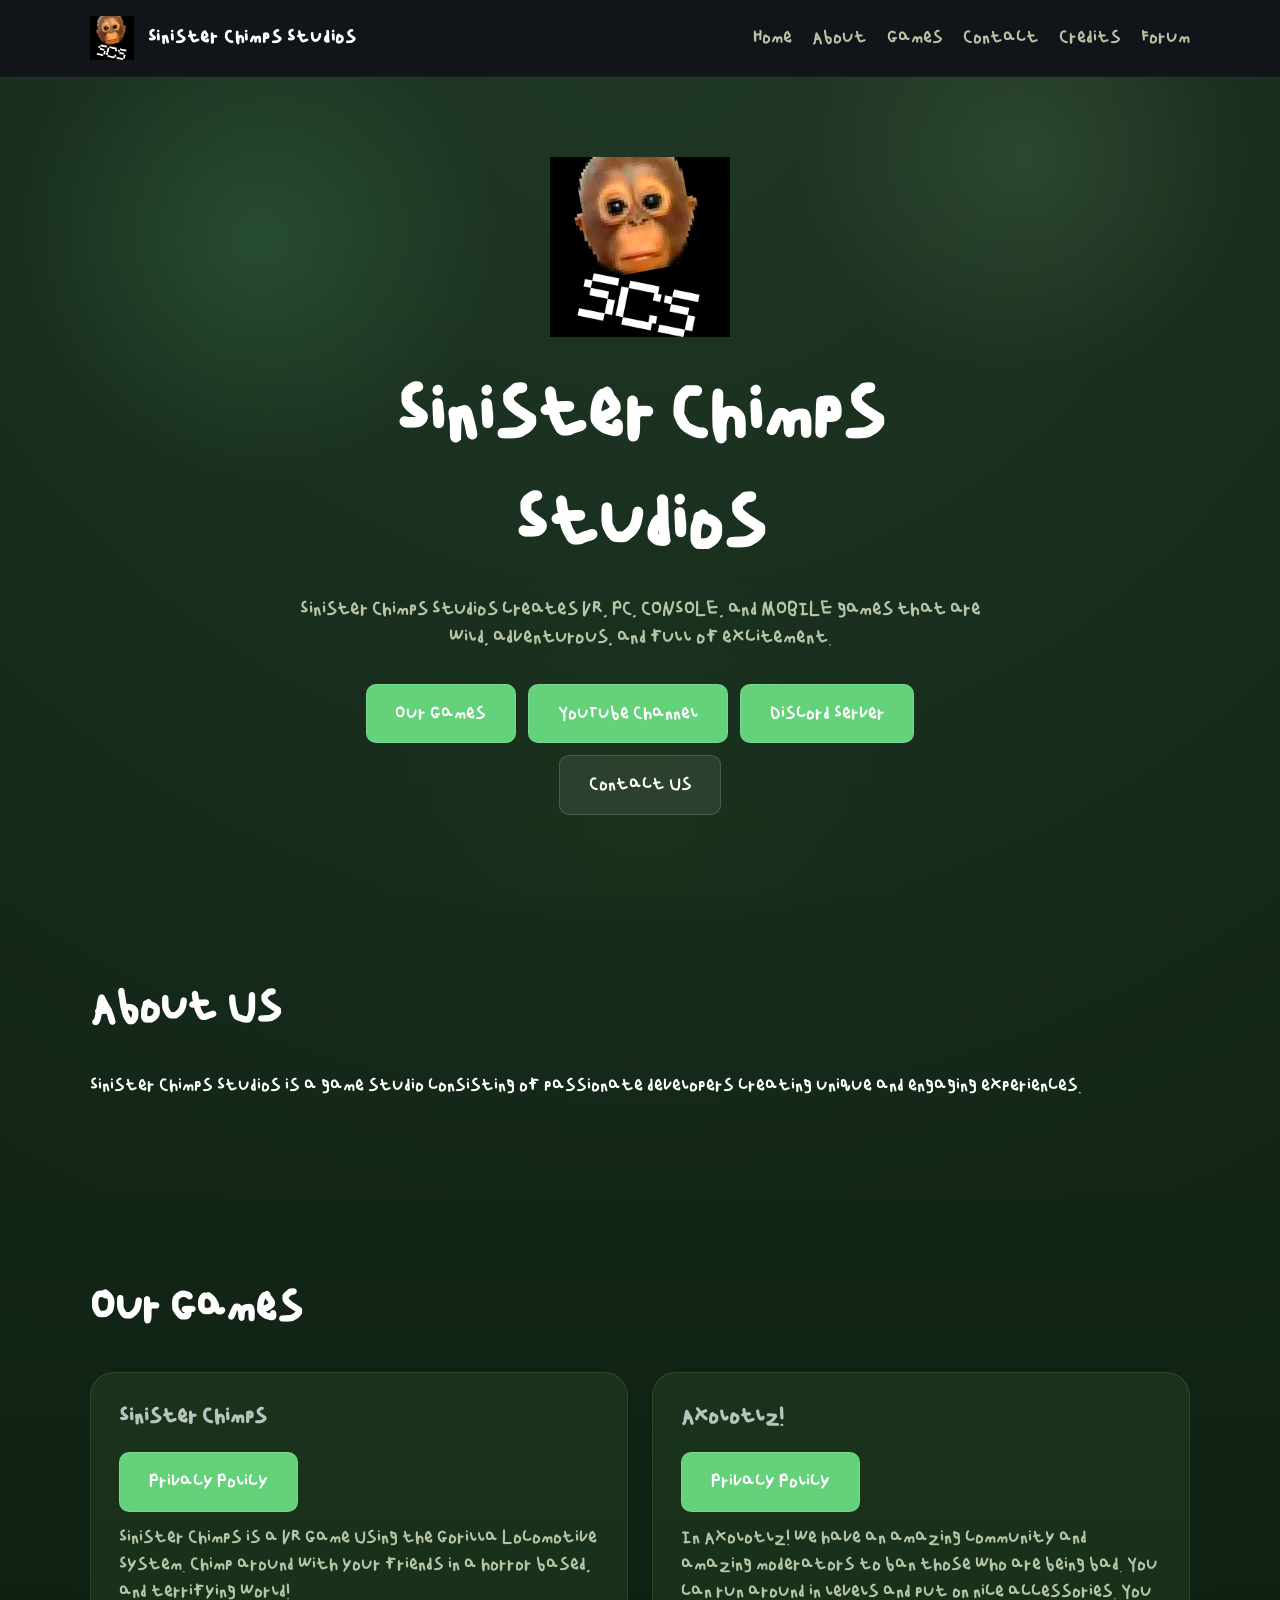
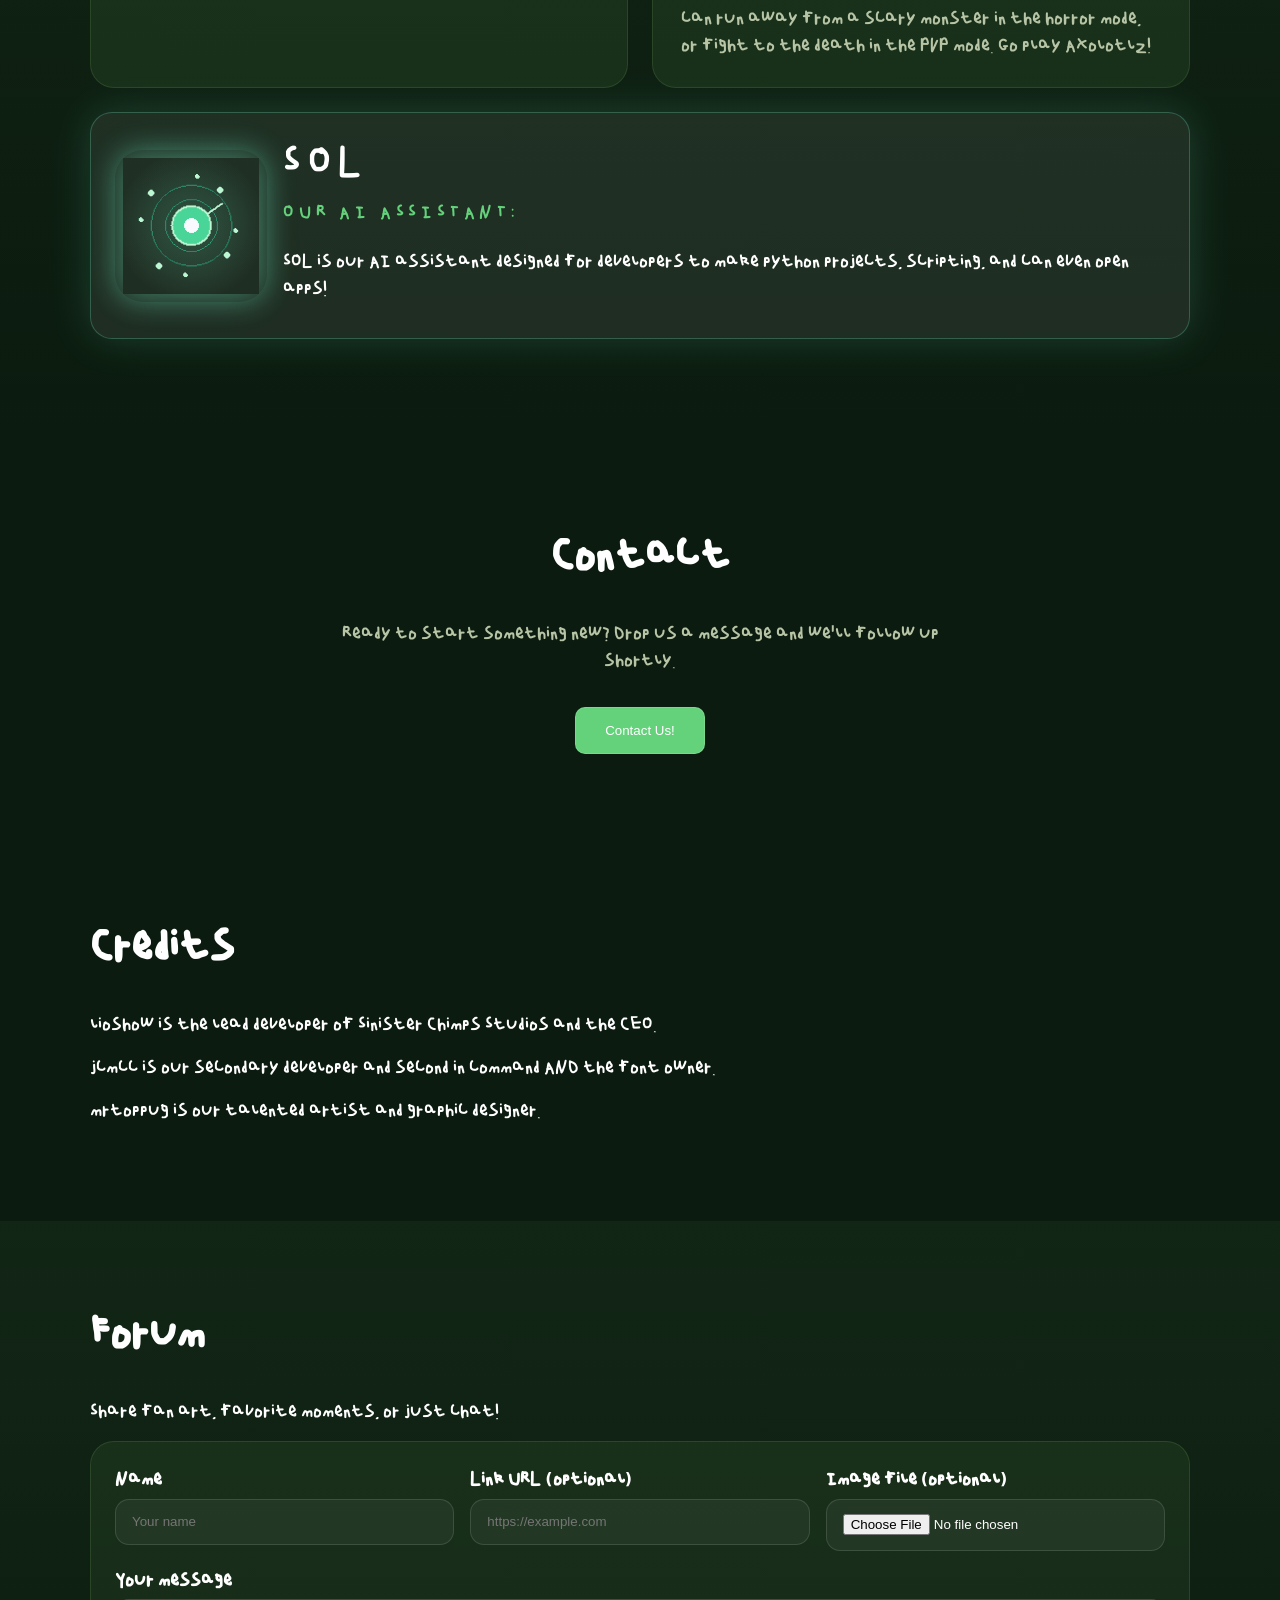
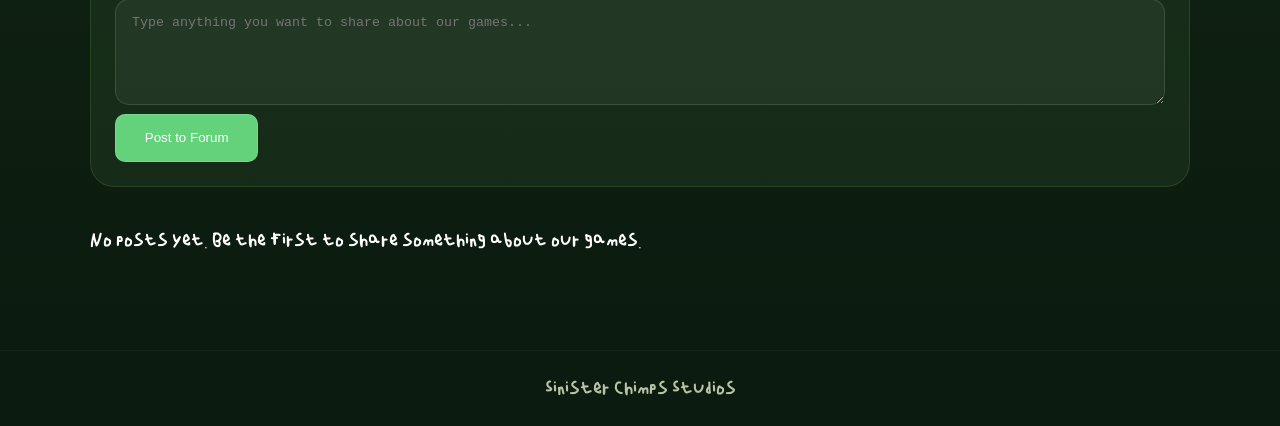
<file: index.html>
<!DOCTYPE html>
<html lang="en">
<head>
  <meta charset="UTF-8" />
  <meta name="viewport" content="width=device-width, initial-scale=1.0" />
  <title>Home -Sinister Chimps Studios</title>
  <link rel="preload" href="JcFont-Regular.ttf" as="font" type="font/ttf" crossorigin />
  <link rel="stylesheet" href="styles.css" />
</head>
<body>
  <div class="script-warning" id="scriptWarning">
    ⚠️ Warning: Some site features require JavaScript. If the email popup does not appear, refresh the page or check that the script file is loading.
  </div>
  <header class="site-header">
    <div class="container header-inner">
      <a class="brand" href="#home">
        <img class="site-logo" src="logo.png" alt="Sinister Chimps Studios logo" />
      <span>Sinister Chimps Studios</span>
      </a>
      <button class="menu-toggle" aria-label="Toggle navigation">☰</button>
      <nav class="site-nav">
        <a href="#home">Home</a>
        <a href="#about">About</a>
        <a href="#games">Games</a>
        <a href="#contact">Contact</a>
        <a href="#credits">Credits</a>
        <a href="#fandom">Forum</a>
      </nav>
    </div>
  </header>

  <main>
    <section id="home" class="hero section">
      <div class="container hero-content">
        <div class="hero-logo">
          <img src="logo.png" alt="Sinister Chimps Studios logo" />
        </div>
        <h1>Sinister Chimps Studios</h1>
        <p>Sinister Chimps Studios creates VR, PC, CONSOLE, and MOBILE games that are wild, adventurous, and full of excitement.</p>
        <div class="button-group">
          <a class="button" href="#games">Our Games</a>
          <a class="button" href="https://www.youtube.com/@SinisterChimpsStudios" target="_blank" rel="noopener noreferrer">YouTube Channel</a>
          <a class="button" href="https://discord.gg/MWeyDXbsxy" target="_blank" rel="noopener noreferrer">Discord Server</a>
          <a class="button secondary" id="openContactLink" href="#contact">Contact Us</a>
        </div>
      </div>
    </section>

    <section id="about" class="section">
      <div class="container">
        <h2>About Us</h2>
        <p>Sinister Chimps Studios is a game studio consisting of passionate developers creating unique and engaging experiences.</p>
      </div>
    </section>

    <section id="games" class="section feature-grid">
      <div class="container">
        <h2>Our Games</h2>
        <div class="feature-cards">
          <article class="card">
            <h3><a class="game-link" href="https://www.meta.com/experiences/sinister-chimps/24129093033446351/" target="_blank" rel="noopener noreferrer">Sinister Chimps</a></h3>
            <a class="button" href="privacy/scprivacy.html">Privacy Policy</a>
            <p>Sinister Chimps is a VR Game Using the Gorilla Locomotive System. Chimp around with your friends in a horror based, and terrifying world!</p>
          </article>
          <article class="card">
            <h3><a class="game-link" href="https://www.meta.com/experiences/axolotlz/25761567226804396/" target="_blank" rel="noopener noreferrer">Axolotlz!</a></h3>
            <a class="button" href="privacy/axoprivacy.html">Privacy Policy</a>
            <p>In Axolotlz! we have an amazing community and amazing moderators to ban those who are being bad. You can run around in levels and put on nice accessories. You can run away from a scary monster in the horror mode, or fight to the death in the PVP mode. Go play Axolotlz!</p>
          </article>
        </div>
        <div class="sol-banner">
          <div class="sol-logo-wrap">
            <img class="sol-logo" src="SOL LOGO.png" alt="SOL logo" />
          </div>
          <div class="sol-copy">
            <p class="sol-headline"><a class="game-link" href="sol/sol.html">SOL</a></p>
            <p class="sol-subtitle">OUR AI ASSISTANT:</p>
            <p class="sol-description">SOL is our AI assistant designed for developers to make python projects, scripting, and can even open apps!</p>
          </div>
        </div>
      </div>
    </section>

    <section id="contact" class="section contact-section">
      <div class="container">
        <h2>Contact</h2>
        <p>Ready to start something new? Drop us a message and we'll follow up shortly.</p>
        <button class="button" id="openContactForm">Contact Us!</button>
      </div>
    </section>

    <section id="credits" class="section credits-section">
      <div class="container">
        <h2>Credits</h2>
        <p>lioshow is the lead developer of Sinister Chimps Studios and the CEO.</p>
        <p>jcmcc is our secondary developer and second in command AND the font owner.</p>
        <p>mrtoppug is our talented artist and graphic designer.</p>
      </div>
    </section>

    <section id="fandom" class="section fandom-section">
      <div class="container">
        <h2>Forum</h2>
        <p>Share fan art, favorite moments, or just chat!</p>

        <form id="fandomForm" class="fandom-form">
          <div class="form-grid">
            <label>
              <span>Name</span>
              <input type="text" id="fandomName" placeholder="Your name" required />
            </label>
            <label>
              <span>Link URL (optional)</span>
              <input type="url" id="fandomLink" placeholder="https://example.com" />
            </label>
            <label>
              <span>Image file (optional)</span>
              <input type="file" id="fandomImage" accept="image/*" />
            </label>
          </div>
          <label>
            <span>Your message</span>
            <textarea id="fandomMessage" rows="5" placeholder="Type anything you want to share about our games..." required></textarea>
          </label>
          <button type="submit" class="button">Post to Forum</button>
        </form>

        <div id="fandomPosts" class="fandom-posts"></div>
      </div>
    </section>
  </main>

  <div class="modal-overlay" id="contactModal" aria-hidden="true">
    <div class="modal-panel" role="dialog" aria-modal="true" aria-labelledby="modalTitle">
      <button class="modal-close" id="closeContactForm" aria-label="Close form">×</button>
      <h2 id="modalTitle">Send us a message</h2>
      <form id="contactForm">
        <label>
          Your name
          <input type="text" id="senderName" placeholder="Your name" required />
        </label>
        <label>
          Your email
          <input type="email" id="senderEmail" placeholder="you@example.com" required />
        </label>
        <label>
          Subject
          <input type="text" id="messageSubject" placeholder="What is this about?" required />
        </label>
        <label>
          Message
          <textarea id="messageBody" rows="6" placeholder="Type your message here..." required></textarea>
        </label>
        <label>
          Attach files
          <input type="file" id="attachmentInput" multiple />
        </label>
        <p class="attachment-list" id="attachmentList">No files selected.</p>
        <div class="modal-actions">
          <button type="submit" class="button">Send</button>
          <button type="button" class="button secondary" id="cancelContactForm">Cancel</button>
        </div>
      </form>
    </div>
  </div>

  <footer class="site-footer">
    <div class="container">
      <p>Sinister Chimps Studios</p>
    </div>
  </footer>

  <script src="emailsettings.js?v=2"></script>
  <script src="forum.js?v=2"></script>
</body>
</html>
</file>
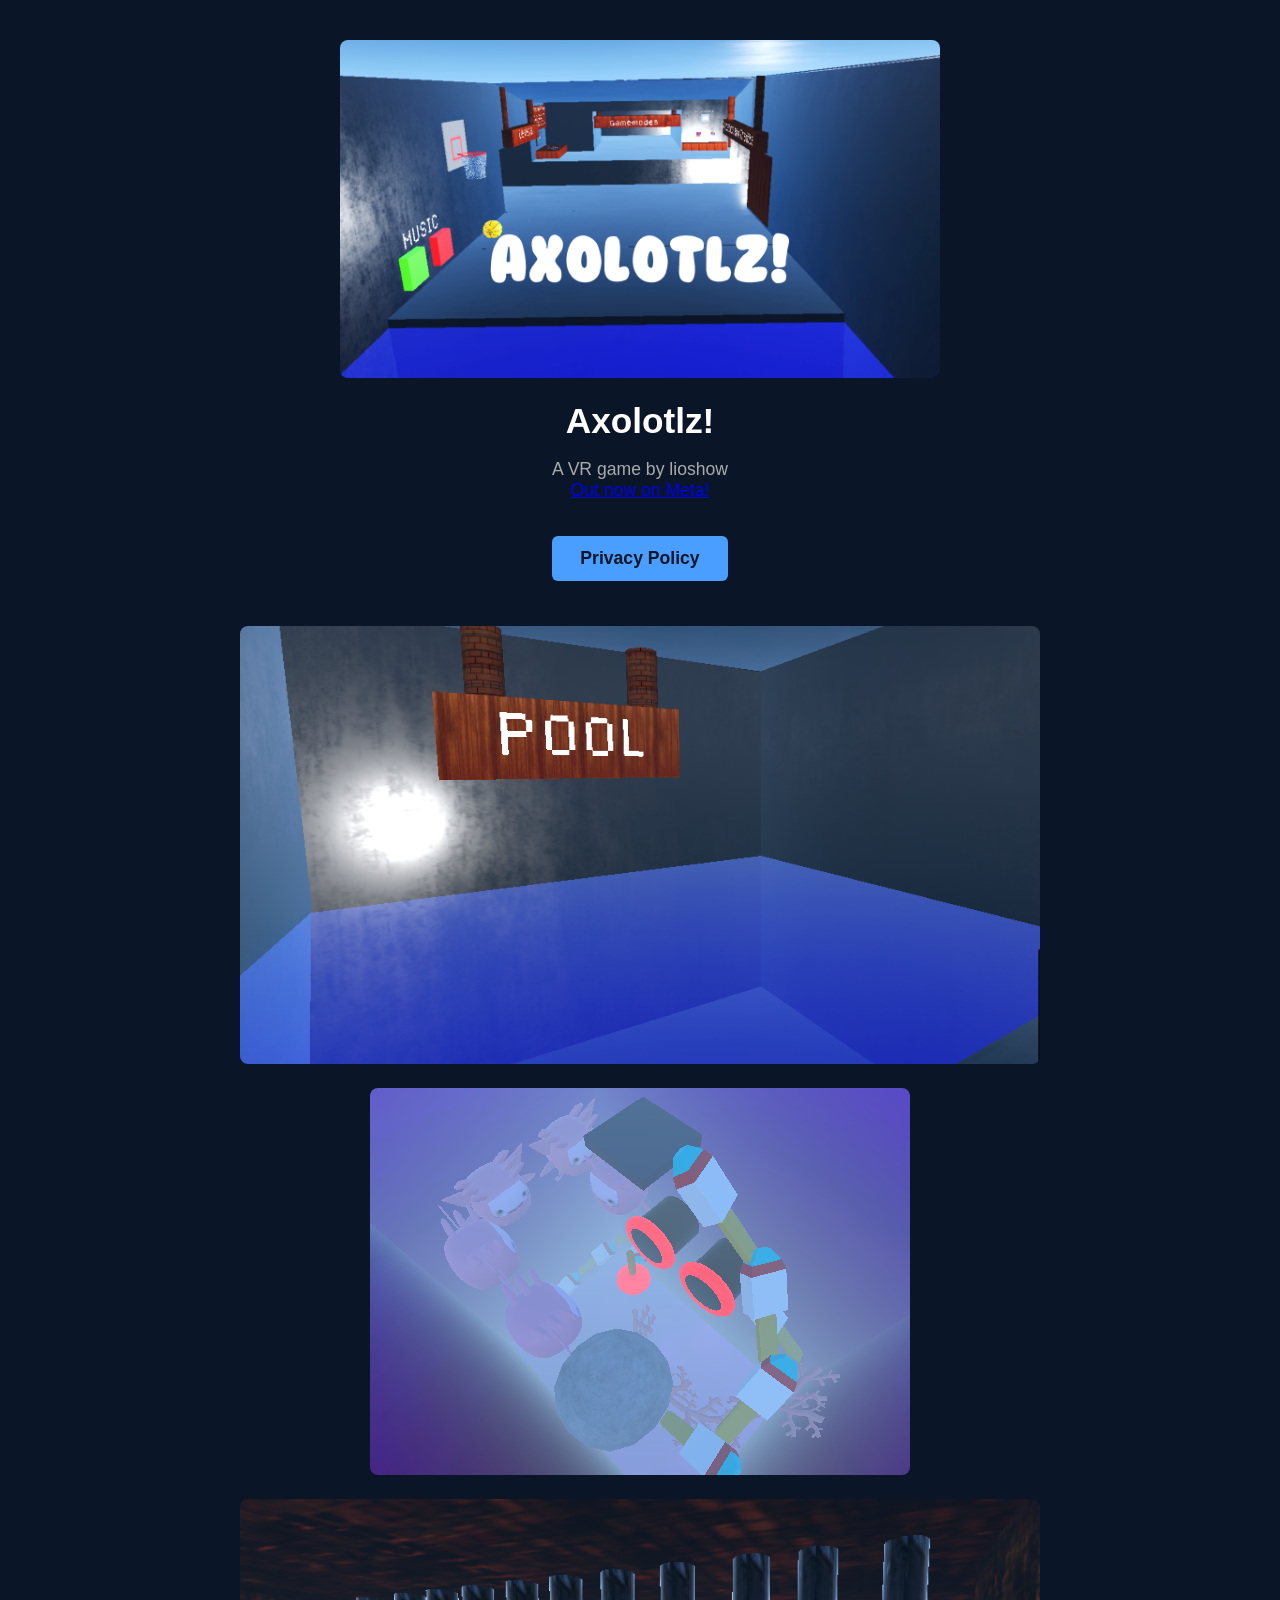
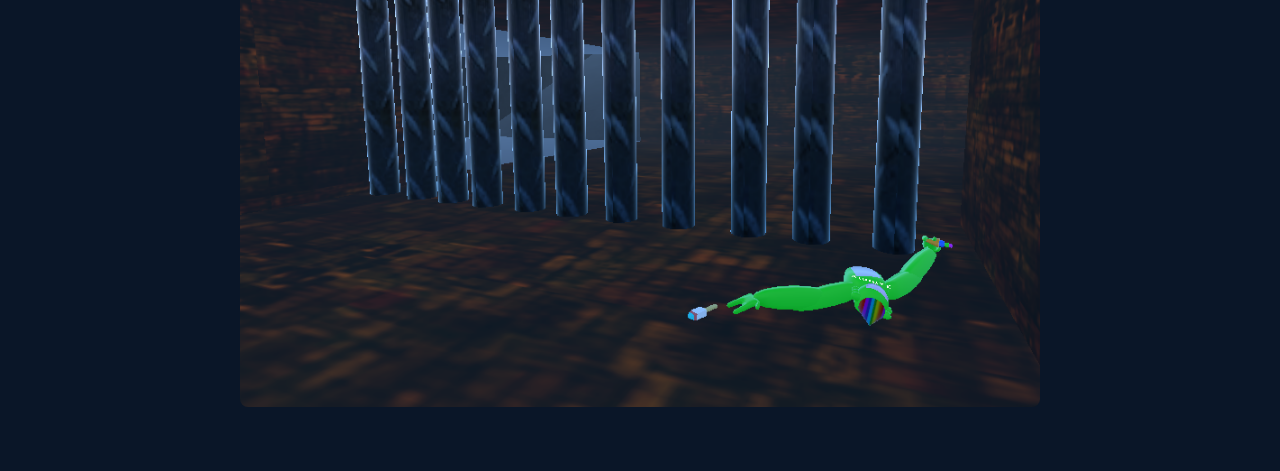
<file: axolotlz/index.html>
<!DOCTYPE html>
<html lang="en">
<head>
    <title>Axolotlz! - SinisterChimpsMedia</title>
    <link rel="icon" type="image/x-icon" href="../schimps.ico">
    <meta charset="UTF-8" />
    <meta name="viewport" content="width=device-width, initial-scale=1.0" />
    <style>
        body {
            font-family: Arial, sans-serif;
            text-align: center;
            margin: 0;
            padding: 20px;
            background: #0a1628;
            color: white;
        }
        img {
            max-width: 100%;
            height: auto;
            border-radius: 8px;
        }
        .title-img {
            max-width: 600px;
            margin: 20px auto;
            display: block;
        }
        h1 {
            font-size: 2.2em;
            margin-bottom: 5px;
        }
        .subtitle {
            color: #aaa;
            font-size: 1.1em;
            margin-bottom: 30px;
        }
        .links {
            margin: 20px 0;
        }
        .links a {
            display: inline-block;
            background: #4a9eff;
            color: #0a1628;
            font-weight: bold;
            padding: 12px 28px;
            border-radius: 6px;
            text-decoration: none;
            margin: 5px 8px;
            font-size: 1.1em;
        }
        .links a:hover {
            background: #6db3ff;
        }
        .screenshots {
            margin: 30px auto;
            max-width: 800px;
        }
        .screenshots img {
            margin: 10px 0;
        }
        .back-link {
            margin-top: 30px;
        }
        .back-link a {
            color: #4a9eff;
            text-decoration: none;
        }
        .back-link a:hover {
            text-decoration: underline;
        }
    </style>
</head>
<body>
    <img class="title-img" src="thumbnail.png" alt="Axolotlz!" />
    <h1>Axolotlz!</h1>
    <p class="subtitle">A VR game by lioshow
         <br/>
         <a href="https://www.meta.com/experiences/axolotlz/25761567226804396/">Out now on Meta!</a>
    </p>

    <div class="links">
        <a href="privacy.html">Privacy Policy</a>
    </div>

    <div class="screenshots">
        <img src="axolotlz_leak1.png" alt="Axolotlz! Screenshot 1" /><br />
        <img src="axolotlz_leak7.png" alt="Axolotlz! Screenshot 2" /><br />
        <img src="axolotlz_leak11.png" alt="Axolotlz! Screenshot 3" />
    </div>

</body>
</html>
</file>
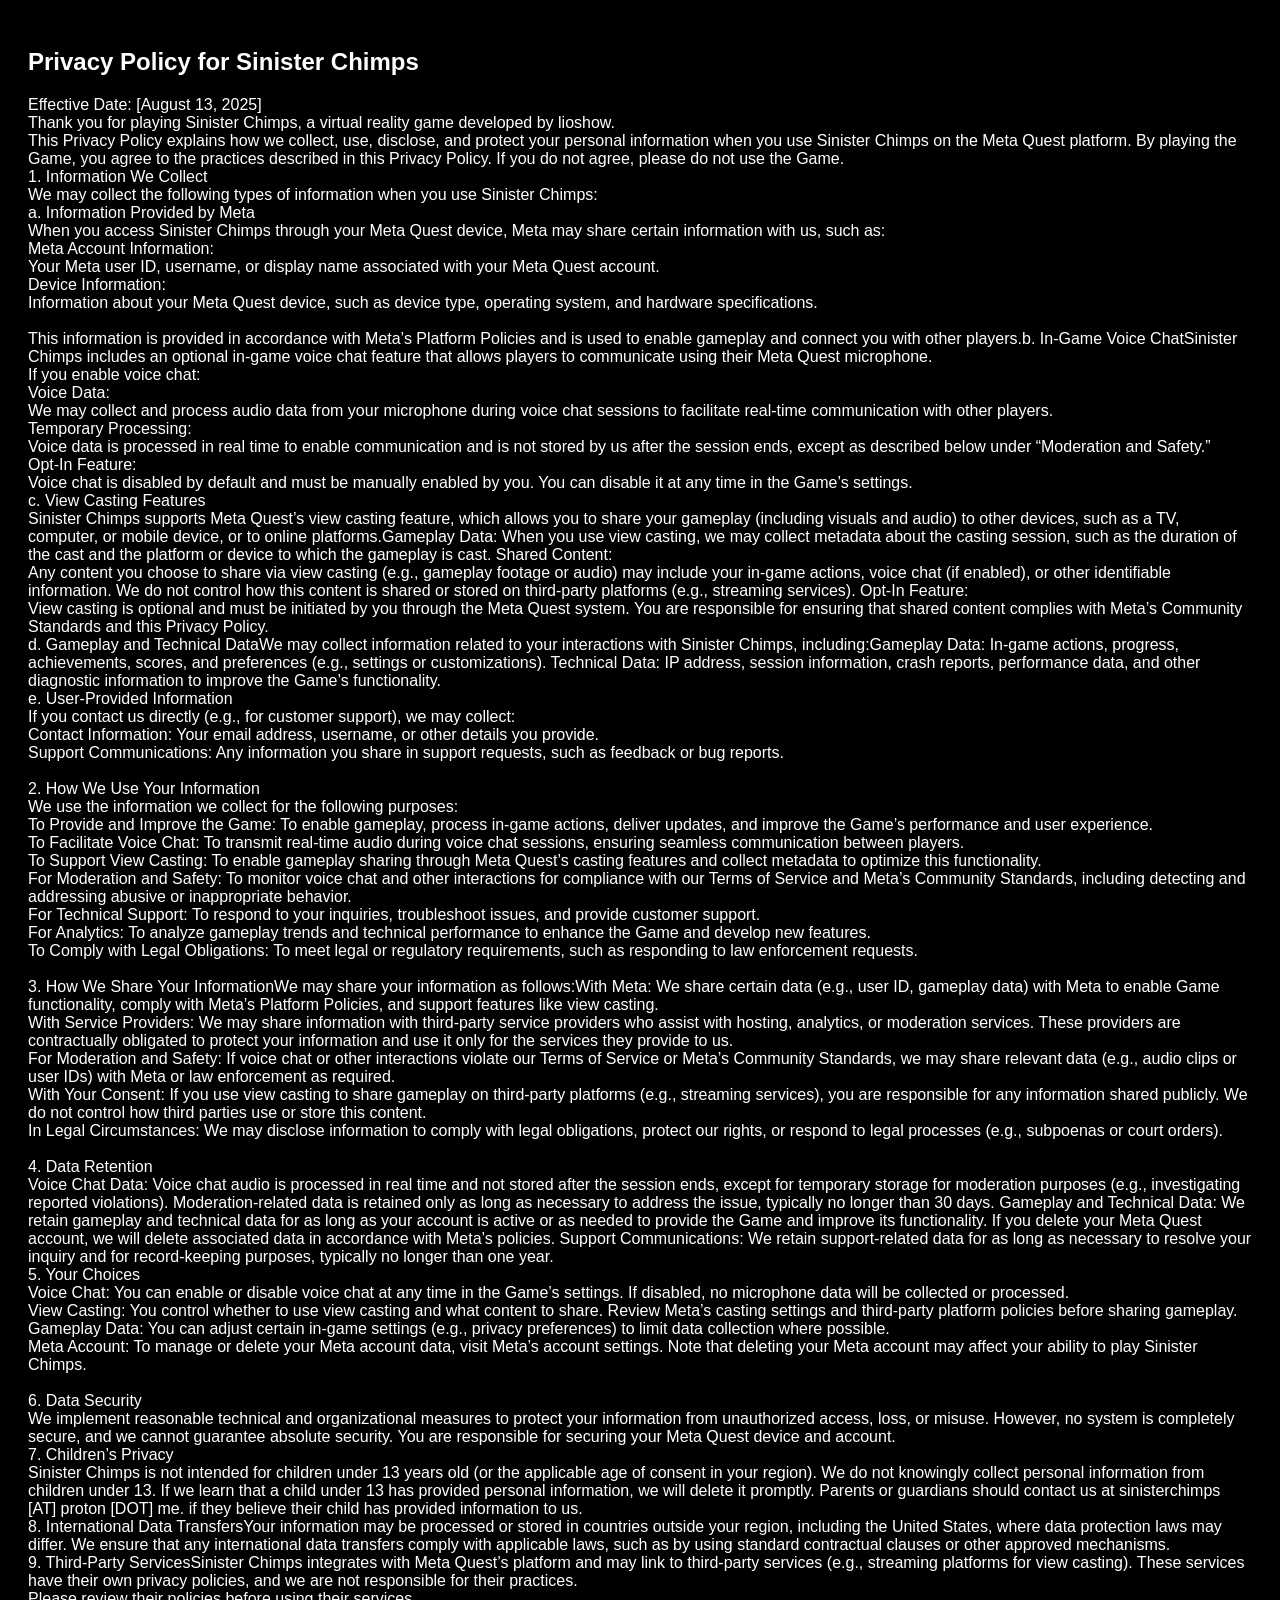
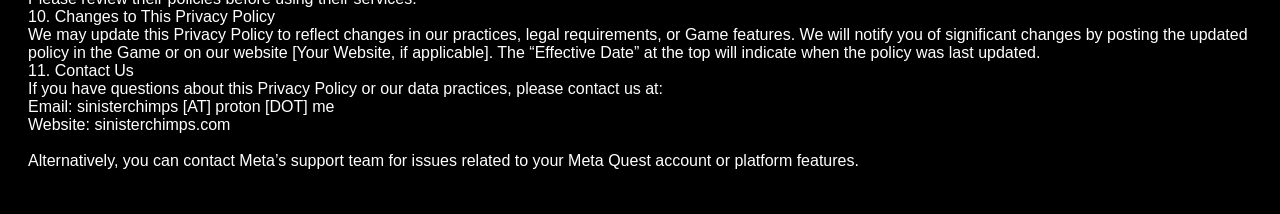
<file: privacy.html>
<?xml version="1.0" encoding="UTF-8"?>
<!DOCTYPE html PUBLIC "-//W3C//DTD XHTML 1.0 Strict//EN" "http://www.w3.org/TR/xhtml1/DTD/xhtml1-strict.dtd">
<html xmlns="http://www.w3.org/1999/xhtml" xml:lang="en" lang="en">
<head>
    <title>Sinister Chimps</title>
    <link rel="icon" type="image/x-icon" href="schimps.ico">
    <meta http-equiv="Content-Type" content="text/html; charset=UTF-8" />
    <style type="text/css">
        body {
            font-family: Arial, sans-serif;
            text-alignment: justified
            margin: 0;
            padding: 20px;
	    background: black;
	    color: white;
        }
        img {
            max-width: 100%;
            height: auto;
        }
        .links {
            margin-top: 20px;
        }
        .links a {
            margin: 0 10px;
            text-decoration: none;
            color: #0066cc;
        }
        .links a:hover {
            text-decoration: underline;
        }
	.contact-form {
            margin: 20px auto;
            max-width: 400px;
        }
        .contact-form label {
            display: block;
            margin: 10px 0 5px;
            text-align: left;
        }
        .contact-form input, .contact-form textarea {
            width: 100%;
            padding: 8px;
            margin-bottom: 10px;
            border: 1px solid #ccc;
            border-radius: 4px;
        }
        .contact-form button {
            padding: 10px 20px;
            background-color: #0066cc;
            color: white;
            border: none;
            border-radius: 4px;
            cursor: pointer;
        }
        .contact-form button:hover {
            background-color: #0055aa;
        }
    </style>
</head>
<body>
 <h2>Privacy Policy for Sinister Chimps</h2>
<p>Effective Date: [August 13, 2025] 
<br/>
Thank you for playing Sinister Chimps, a virtual reality game developed by lioshow. 
<br/>
This Privacy Policy explains how we collect, use, disclose, and protect your personal information when you use Sinister Chimps on the Meta Quest platform. By playing the Game, you agree to the practices described in this Privacy Policy. If you do not agree, please do not use the Game. <br/>
1. Information We Collect <br/>
We may collect the following types of information when you use Sinister Chimps: <br/>
a. Information Provided by Meta <br/>
When you access Sinister Chimps through your Meta Quest device, Meta may share certain information with us, such as: <br/>
Meta Account Information: <br/>
Your Meta user ID, username, or display name associated with your Meta Quest account. <br/>
Device Information: <br/>
Information about your Meta Quest device, such as device type, operating system, and hardware specifications. <br/>
<br/>
This information is provided in accordance with Meta’s Platform Policies and is used to enable gameplay and connect you with other players.b. In-Game Voice ChatSinister Chimps includes an optional in-game voice chat feature that allows players to communicate using their Meta Quest microphone.  <br/>
If you enable voice chat:<br/>
Voice Data: <br/>
We may collect and process audio data from your microphone during voice chat sessions to facilitate real-time communication with other players. <br/>
Temporary Processing: <br/>
Voice data is processed in real time to enable communication and is not stored by us after the session ends, except as described below under “Moderation and Safety.” <br/>
Opt-In Feature:  <br/>
Voice chat is disabled by default and must be manually enabled by you. You can disable it at any time in the Game’s settings.
<br/>
c. View Casting Features<br/>
Sinister Chimps supports Meta Quest’s view casting feature, which allows you to share your gameplay (including visuals and audio) to other devices, such as a TV, computer, or mobile device, or to online platforms.Gameplay Data: When you use view casting, we may collect metadata about the casting session, such as the duration of the cast and the platform or device to which the gameplay is cast.
Shared Content: <br/>
Any content you choose to share via view casting (e.g., gameplay footage or audio) may include your in-game actions, voice chat (if enabled), or other identifiable information. We do not control how this content is shared or stored on third-party platforms (e.g., streaming services).
Opt-In Feature: <br/>
View casting is optional and must be initiated by you through the Meta Quest system. You are responsible for ensuring that shared content complies with Meta’s Community Standards and this Privacy Policy.
<br/>
d. Gameplay and Technical DataWe may collect information related to your interactions with Sinister Chimps, including:Gameplay Data: In-game actions, progress, achievements, scores, and preferences (e.g., settings or customizations).
Technical Data: IP address, session information, crash reports, performance data, and other diagnostic information to improve the Game’s functionality.
<br/>
e. User-Provided Information <br/>
If you contact us directly (e.g., for customer support), we may collect:  <br/>
Contact Information: Your email address, username, or other details you provide. <br/>
Support Communications: Any information you share in support requests, such as feedback or bug reports. <br/>
<br/>
2. How We Use Your Information <br/>
We use the information we collect for the following purposes: <br/>
To Provide and Improve the Game: To enable gameplay, process in-game actions, deliver updates, and improve the Game’s performance and user experience. <br/>
To Facilitate Voice Chat: To transmit real-time audio during voice chat sessions, ensuring seamless communication between players. <br/>
To Support View Casting: To enable gameplay sharing through Meta Quest’s casting features and collect metadata to optimize this functionality. <br/>
For Moderation and Safety: To monitor voice chat and other interactions for compliance with our Terms of Service and Meta’s Community Standards, including detecting and addressing abusive or inappropriate behavior. <br/>
For Technical Support: To respond to your inquiries, troubleshoot issues, and provide customer support. <br/>
For Analytics: To analyze gameplay trends and technical performance to enhance the Game and develop new features. <br/>
To Comply with Legal Obligations: To meet legal or regulatory requirements, such as responding to law enforcement requests. <br/>
<br/>
3. How We Share Your InformationWe may share your information as follows:With Meta: We share certain data (e.g., user ID, gameplay data) with Meta to enable Game functionality, comply with Meta’s Platform Policies, and support features like view casting. <br/>
With Service Providers: We may share information with third-party service providers who assist with hosting, analytics, or moderation services. These providers are contractually obligated to protect your information and use it only for the services they provide to us. <br/>
For Moderation and Safety: If voice chat or other interactions violate our Terms of Service or Meta’s Community Standards, we may share relevant data (e.g., audio clips or user IDs) with Meta or law enforcement as required. <br/>
With Your Consent: If you use view casting to share gameplay on third-party platforms (e.g., streaming services), you are responsible for any information shared publicly. We do not control how third parties use or store this content. <br/>
In Legal Circumstances: We may disclose information to comply with legal obligations, protect our rights, or respond to legal processes (e.g., subpoenas or court orders). <br/>
<br/>
4. Data Retention <br/>
Voice Chat Data: Voice chat audio is processed in real time and not stored after the session ends, except for temporary storage for moderation purposes (e.g., investigating reported violations). Moderation-related data is retained only as long as necessary to address the issue, typically no longer than 30 days.
Gameplay and Technical Data: We retain gameplay and technical data for as long as your account is active or as needed to provide the Game and improve its functionality. If you delete your Meta Quest account, we will delete associated data in accordance with Meta’s policies.
Support Communications: We retain support-related data for as long as necessary to resolve your inquiry and for record-keeping purposes, typically no longer than one year.
<br/>
5. Your Choices <br/>
Voice Chat: You can enable or disable voice chat at any time in the Game’s settings. If disabled, no microphone data will be collected or processed. <br/>
View Casting: You control whether to use view casting and what content to share. Review Meta’s casting settings and third-party platform policies before sharing gameplay. <br/>
Gameplay Data: You can adjust certain in-game settings (e.g., privacy preferences) to limit data collection where possible. <br/>
Meta Account: To manage or delete your Meta account data, visit Meta’s account settings. Note that deleting your Meta account may affect your ability to play Sinister Chimps. <br/>
<br/>
6. Data Security <br/>
We implement reasonable technical and organizational measures to protect your information from unauthorized access, loss, or misuse. However, no system is completely secure, and we cannot guarantee absolute security. You are responsible for securing your Meta Quest device and account.
<br/>
7. Children’s Privacy  <br/>
Sinister Chimps is not intended for children under 13 years old (or the applicable age of consent in your region). We do not knowingly collect personal information from children under 13. If we learn that a child under 13 has provided personal information, we will delete it promptly. Parents or guardians should contact us at sinisterchimps [AT] proton [DOT] me.  if they believe their child has provided information to us.
<br/>
8. International Data TransfersYour information may be processed or stored in countries outside your region, including the United States, where data protection laws may differ. We ensure that any international data transfers comply with applicable laws, such as by using standard contractual clauses or other approved mechanisms.
<br/>
9. Third-Party ServicesSinister Chimps integrates with Meta Quest’s platform and may link to third-party services (e.g., streaming platforms for view casting). These services have their own privacy policies, and we are not responsible for their practices. 
<br/>
Please review their policies before using their services.
<br/>
10. Changes to This Privacy Policy
<br/>
We may update this Privacy Policy to reflect changes in our practices, legal requirements, or Game features. We will notify you of significant changes by posting the updated policy in the Game or on our website [Your Website, if applicable]. The “Effective Date” at the top will indicate when the policy was last updated.
<br/>
11. Contact Us <br/>
If you have questions about this Privacy Policy or our data practices, please contact us at: <br/>
Email: sinisterchimps [AT] proton [DOT] me <br/>
Website: sinisterchimps.com <br/>
<br/>
Alternatively, you can contact Meta’s support team for issues related to your Meta Quest account or platform features. <br/>
</p>
</body>
</html>
</file>
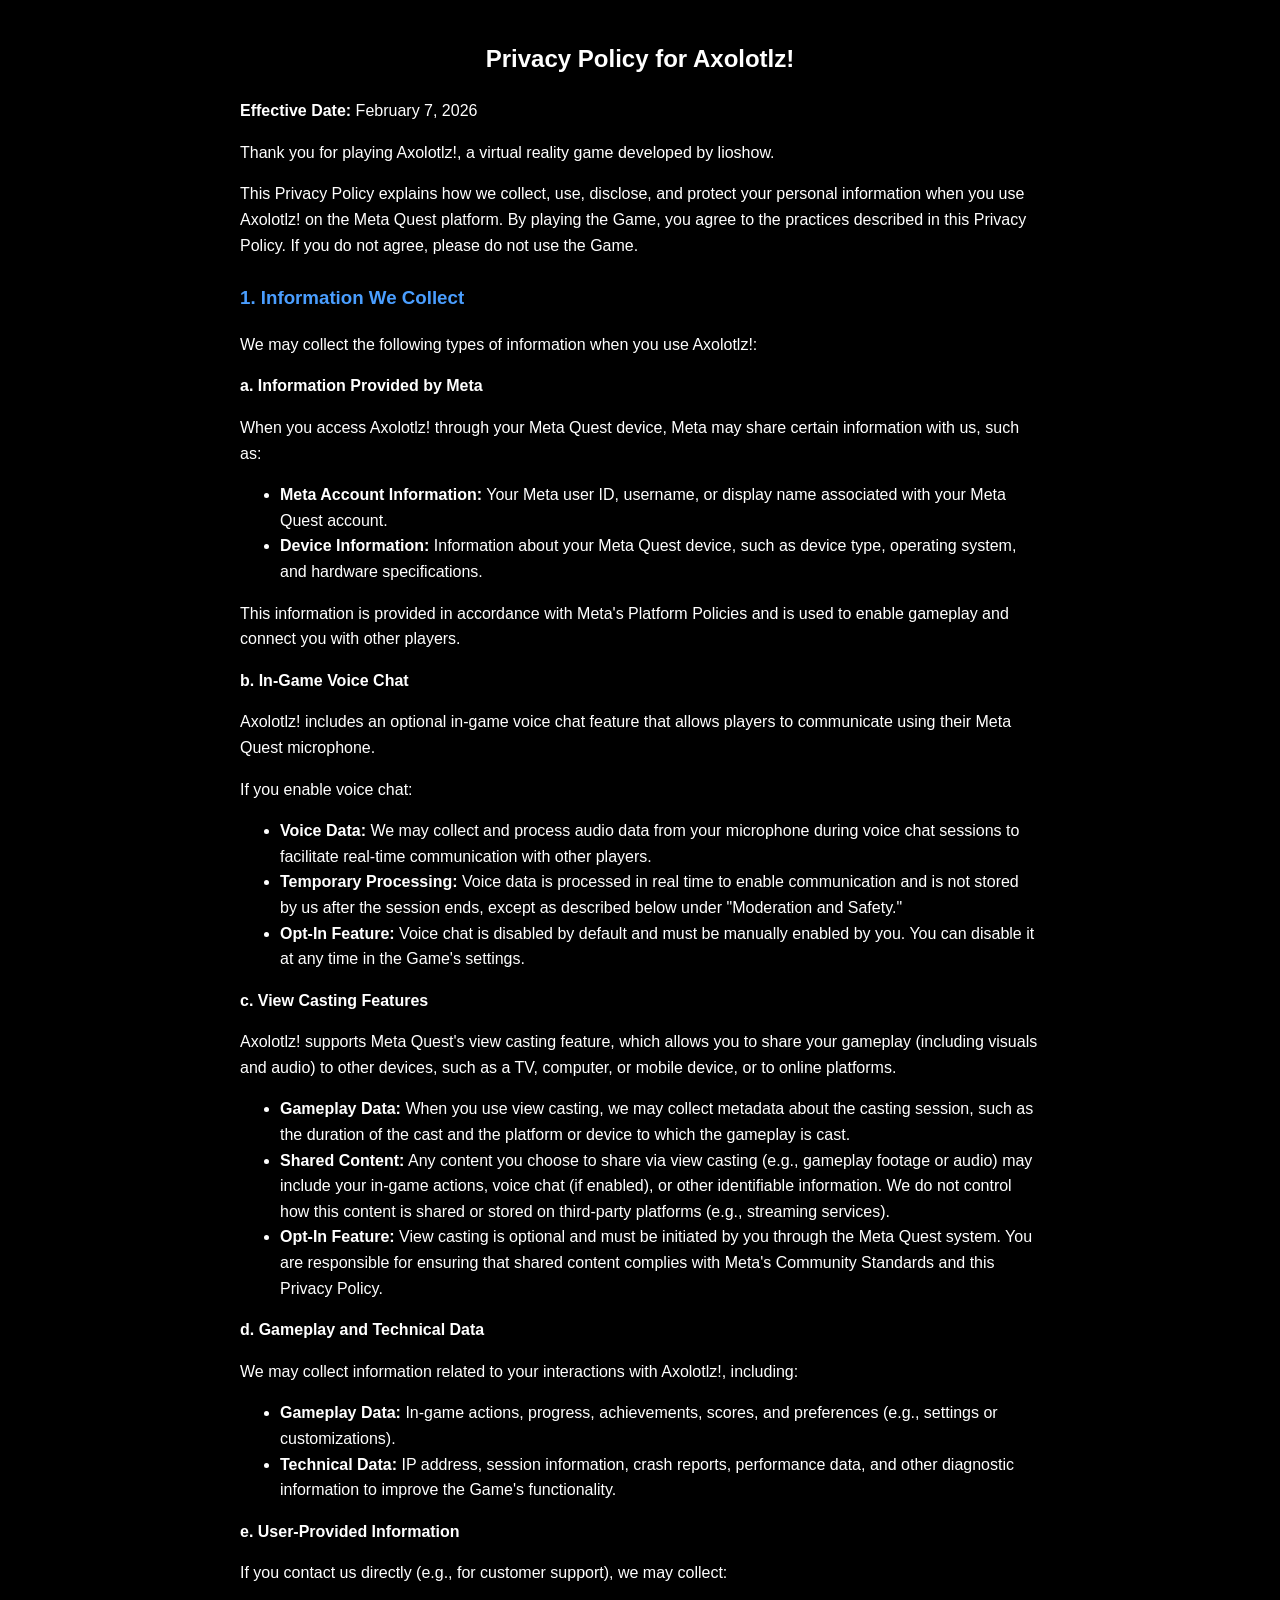
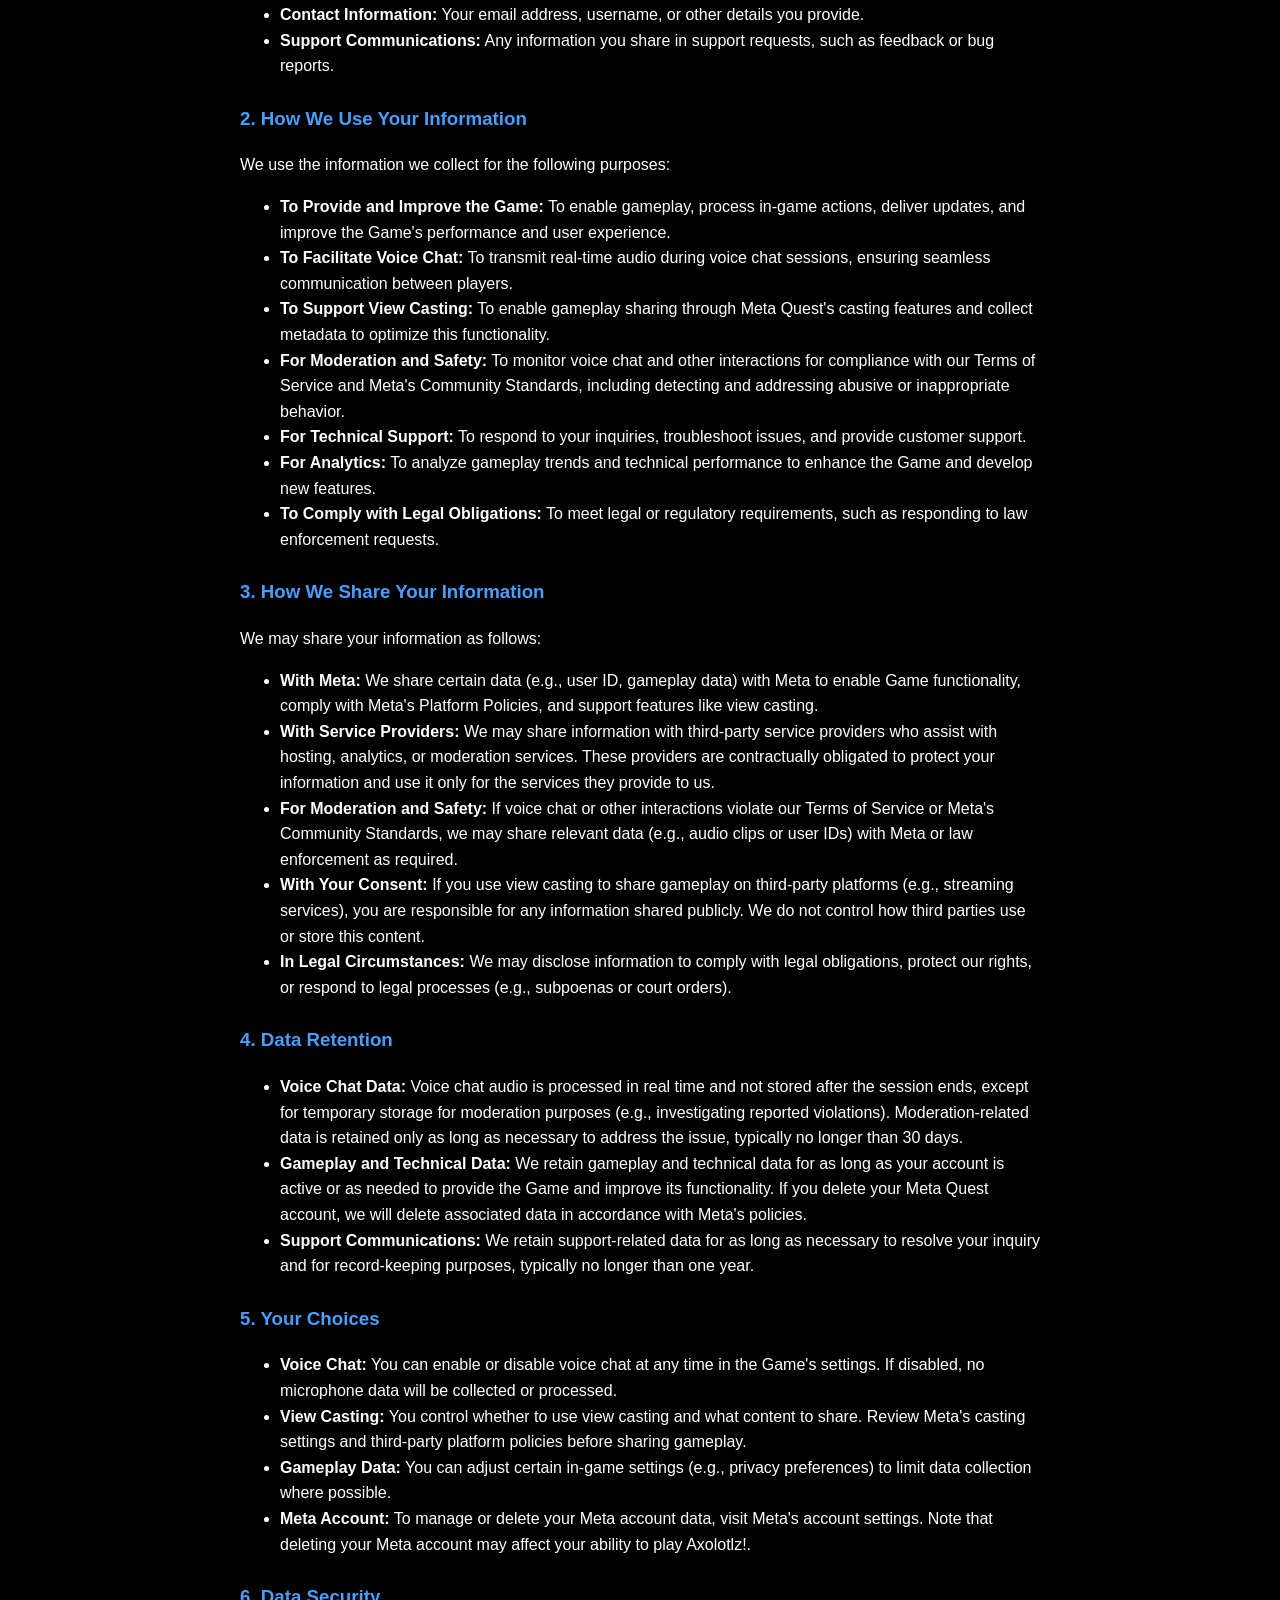
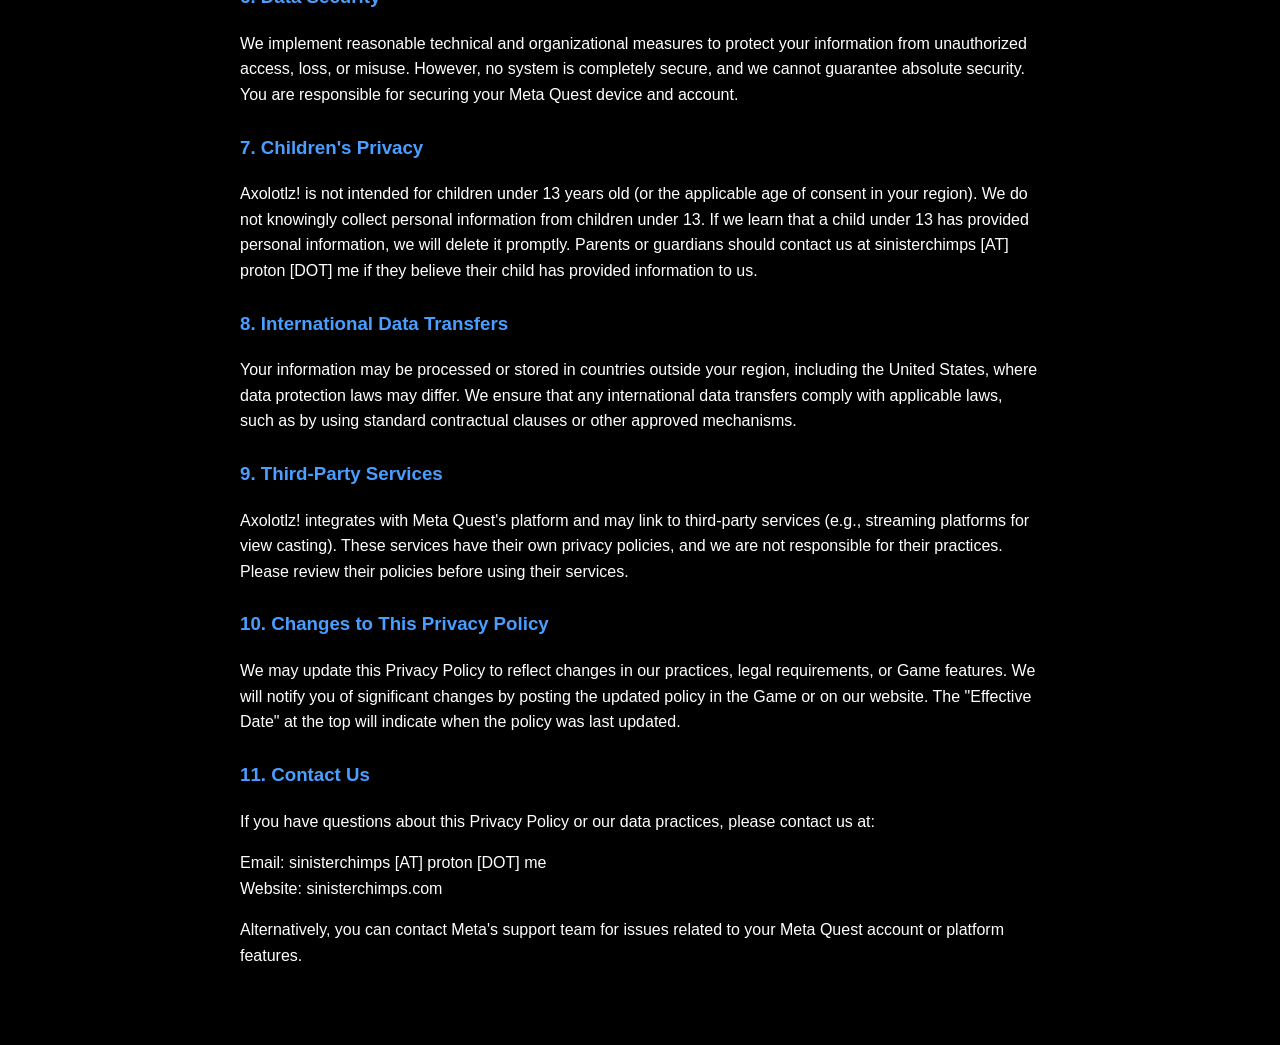
<file: axolotlz/privacy.html>
<!DOCTYPE html>
<html lang="en">
<head>
    <title>Privacy Policy - Axolotlz!</title>
    <link rel="icon" type="image/x-icon" href="../schimps.ico">
    <meta charset="UTF-8" />
    <meta name="viewport" content="width=device-width, initial-scale=1.0" />
    <style>
        body {
            font-family: Arial, sans-serif;
            margin: 0;
            padding: 20px 20px 60px;
            background: black;
            color: white;
            line-height: 1.6;
        }
        h2 {
            text-align: center;
        }
        .policy {
            max-width: 800px;
            margin: 0 auto;
            text-align: left;
        }
        h3 {
            margin-top: 25px;
            color: #4a9eff;
        }
        h4 {
            margin-top: 15px;
            margin-bottom: 5px;
        }
        a {
            color: #4a9eff;
        }
    </style>
</head>
<body>
<div class="policy">
    <h2>Privacy Policy for Axolotlz!</h2>
    <p><strong>Effective Date:</strong> February 7, 2026</p>

    <p>Thank you for playing Axolotlz!, a virtual reality game developed by lioshow.</p>

    <p>This Privacy Policy explains how we collect, use, disclose, and protect your personal information when you use Axolotlz! on the Meta Quest platform. By playing the Game, you agree to the practices described in this Privacy Policy. If you do not agree, please do not use the Game.</p>

    <h3>1. Information We Collect</h3>
    <p>We may collect the following types of information when you use Axolotlz!:</p>

    <h4>a. Information Provided by Meta</h4>
    <p>When you access Axolotlz! through your Meta Quest device, Meta may share certain information with us, such as:</p>
    <ul>
        <li><strong>Meta Account Information:</strong> Your Meta user ID, username, or display name associated with your Meta Quest account.</li>
        <li><strong>Device Information:</strong> Information about your Meta Quest device, such as device type, operating system, and hardware specifications.</li>
    </ul>
    <p>This information is provided in accordance with Meta's Platform Policies and is used to enable gameplay and connect you with other players.</p>

    <h4>b. In-Game Voice Chat</h4>
    <p>Axolotlz! includes an optional in-game voice chat feature that allows players to communicate using their Meta Quest microphone.</p>
    <p>If you enable voice chat:</p>
    <ul>
        <li><strong>Voice Data:</strong> We may collect and process audio data from your microphone during voice chat sessions to facilitate real-time communication with other players.</li>
        <li><strong>Temporary Processing:</strong> Voice data is processed in real time to enable communication and is not stored by us after the session ends, except as described below under "Moderation and Safety."</li>
        <li><strong>Opt-In Feature:</strong> Voice chat is disabled by default and must be manually enabled by you. You can disable it at any time in the Game's settings.</li>
    </ul>

    <h4>c. View Casting Features</h4>
    <p>Axolotlz! supports Meta Quest's view casting feature, which allows you to share your gameplay (including visuals and audio) to other devices, such as a TV, computer, or mobile device, or to online platforms.</p>
    <ul>
        <li><strong>Gameplay Data:</strong> When you use view casting, we may collect metadata about the casting session, such as the duration of the cast and the platform or device to which the gameplay is cast.</li>
        <li><strong>Shared Content:</strong> Any content you choose to share via view casting (e.g., gameplay footage or audio) may include your in-game actions, voice chat (if enabled), or other identifiable information. We do not control how this content is shared or stored on third-party platforms (e.g., streaming services).</li>
        <li><strong>Opt-In Feature:</strong> View casting is optional and must be initiated by you through the Meta Quest system. You are responsible for ensuring that shared content complies with Meta's Community Standards and this Privacy Policy.</li>
    </ul>

    <h4>d. Gameplay and Technical Data</h4>
    <p>We may collect information related to your interactions with Axolotlz!, including:</p>
    <ul>
        <li><strong>Gameplay Data:</strong> In-game actions, progress, achievements, scores, and preferences (e.g., settings or customizations).</li>
        <li><strong>Technical Data:</strong> IP address, session information, crash reports, performance data, and other diagnostic information to improve the Game's functionality.</li>
    </ul>

    <h4>e. User-Provided Information</h4>
    <p>If you contact us directly (e.g., for customer support), we may collect:</p>
    <ul>
        <li><strong>Contact Information:</strong> Your email address, username, or other details you provide.</li>
        <li><strong>Support Communications:</strong> Any information you share in support requests, such as feedback or bug reports.</li>
    </ul>

    <h3>2. How We Use Your Information</h3>
    <p>We use the information we collect for the following purposes:</p>
    <ul>
        <li><strong>To Provide and Improve the Game:</strong> To enable gameplay, process in-game actions, deliver updates, and improve the Game's performance and user experience.</li>
        <li><strong>To Facilitate Voice Chat:</strong> To transmit real-time audio during voice chat sessions, ensuring seamless communication between players.</li>
        <li><strong>To Support View Casting:</strong> To enable gameplay sharing through Meta Quest's casting features and collect metadata to optimize this functionality.</li>
        <li><strong>For Moderation and Safety:</strong> To monitor voice chat and other interactions for compliance with our Terms of Service and Meta's Community Standards, including detecting and addressing abusive or inappropriate behavior.</li>
        <li><strong>For Technical Support:</strong> To respond to your inquiries, troubleshoot issues, and provide customer support.</li>
        <li><strong>For Analytics:</strong> To analyze gameplay trends and technical performance to enhance the Game and develop new features.</li>
        <li><strong>To Comply with Legal Obligations:</strong> To meet legal or regulatory requirements, such as responding to law enforcement requests.</li>
    </ul>

    <h3>3. How We Share Your Information</h3>
    <p>We may share your information as follows:</p>
    <ul>
        <li><strong>With Meta:</strong> We share certain data (e.g., user ID, gameplay data) with Meta to enable Game functionality, comply with Meta's Platform Policies, and support features like view casting.</li>
        <li><strong>With Service Providers:</strong> We may share information with third-party service providers who assist with hosting, analytics, or moderation services. These providers are contractually obligated to protect your information and use it only for the services they provide to us.</li>
        <li><strong>For Moderation and Safety:</strong> If voice chat or other interactions violate our Terms of Service or Meta's Community Standards, we may share relevant data (e.g., audio clips or user IDs) with Meta or law enforcement as required.</li>
        <li><strong>With Your Consent:</strong> If you use view casting to share gameplay on third-party platforms (e.g., streaming services), you are responsible for any information shared publicly. We do not control how third parties use or store this content.</li>
        <li><strong>In Legal Circumstances:</strong> We may disclose information to comply with legal obligations, protect our rights, or respond to legal processes (e.g., subpoenas or court orders).</li>
    </ul>

    <h3>4. Data Retention</h3>
    <ul>
        <li><strong>Voice Chat Data:</strong> Voice chat audio is processed in real time and not stored after the session ends, except for temporary storage for moderation purposes (e.g., investigating reported violations). Moderation-related data is retained only as long as necessary to address the issue, typically no longer than 30 days.</li>
        <li><strong>Gameplay and Technical Data:</strong> We retain gameplay and technical data for as long as your account is active or as needed to provide the Game and improve its functionality. If you delete your Meta Quest account, we will delete associated data in accordance with Meta's policies.</li>
        <li><strong>Support Communications:</strong> We retain support-related data for as long as necessary to resolve your inquiry and for record-keeping purposes, typically no longer than one year.</li>
    </ul>

    <h3>5. Your Choices</h3>
    <ul>
        <li><strong>Voice Chat:</strong> You can enable or disable voice chat at any time in the Game's settings. If disabled, no microphone data will be collected or processed.</li>
        <li><strong>View Casting:</strong> You control whether to use view casting and what content to share. Review Meta's casting settings and third-party platform policies before sharing gameplay.</li>
        <li><strong>Gameplay Data:</strong> You can adjust certain in-game settings (e.g., privacy preferences) to limit data collection where possible.</li>
        <li><strong>Meta Account:</strong> To manage or delete your Meta account data, visit Meta's account settings. Note that deleting your Meta account may affect your ability to play Axolotlz!.</li>
    </ul>

    <h3>6. Data Security</h3>
    <p>We implement reasonable technical and organizational measures to protect your information from unauthorized access, loss, or misuse. However, no system is completely secure, and we cannot guarantee absolute security. You are responsible for securing your Meta Quest device and account.</p>

    <h3>7. Children's Privacy</h3>
    <p>Axolotlz! is not intended for children under 13 years old (or the applicable age of consent in your region). We do not knowingly collect personal information from children under 13. If we learn that a child under 13 has provided personal information, we will delete it promptly. Parents or guardians should contact us at sinisterchimps [AT] proton [DOT] me if they believe their child has provided information to us.</p>

    <h3>8. International Data Transfers</h3>
    <p>Your information may be processed or stored in countries outside your region, including the United States, where data protection laws may differ. We ensure that any international data transfers comply with applicable laws, such as by using standard contractual clauses or other approved mechanisms.</p>

    <h3>9. Third-Party Services</h3>
    <p>Axolotlz! integrates with Meta Quest's platform and may link to third-party services (e.g., streaming platforms for view casting). These services have their own privacy policies, and we are not responsible for their practices. Please review their policies before using their services.</p>

    <h3>10. Changes to This Privacy Policy</h3>
    <p>We may update this Privacy Policy to reflect changes in our practices, legal requirements, or Game features. We will notify you of significant changes by posting the updated policy in the Game or on our website. The "Effective Date" at the top will indicate when the policy was last updated.</p>

    <h3>11. Contact Us</h3>
    <p>If you have questions about this Privacy Policy or our data practices, please contact us at:</p>
    <p>
        Email: sinisterchimps [AT] proton [DOT] me<br />
        Website: sinisterchimps.com
    </p>
    <p>Alternatively, you can contact Meta's support team for issues related to your Meta Quest account or platform features.</p>
</div>
</body>
</html>
</file>
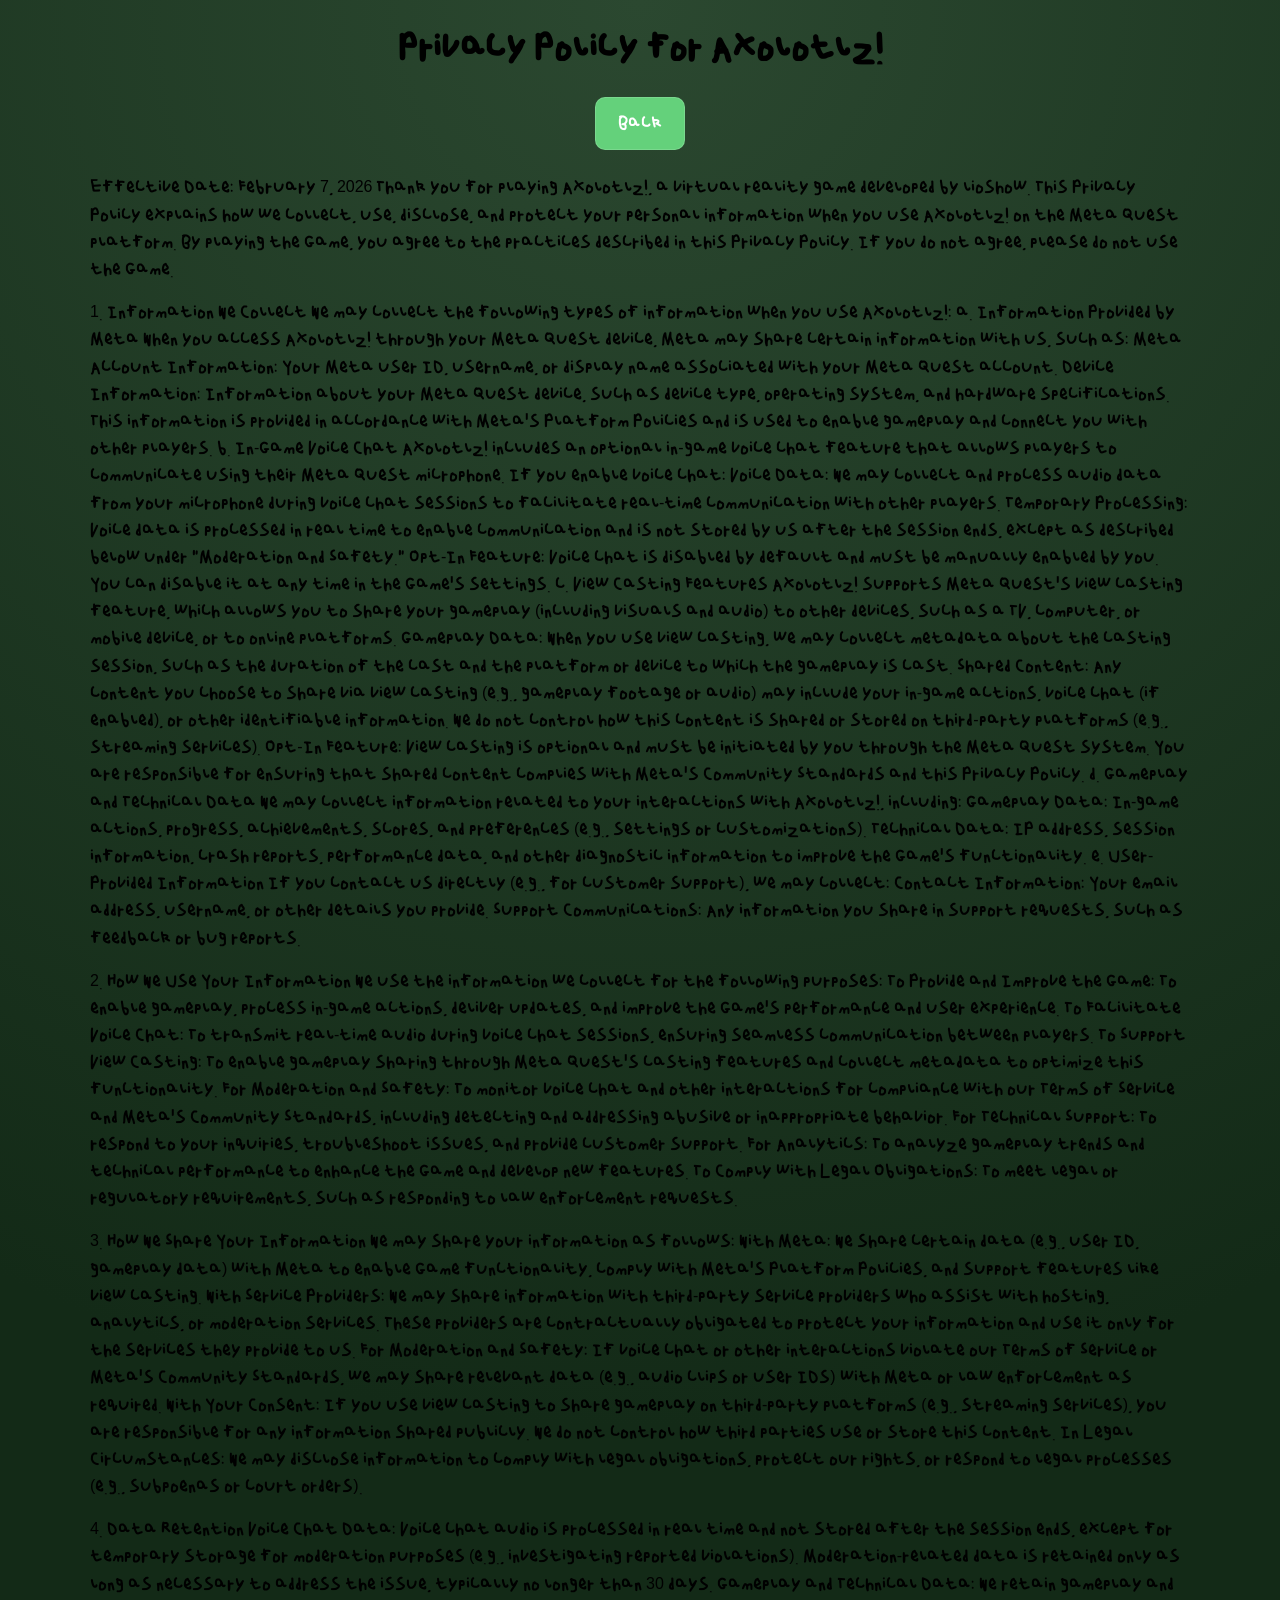
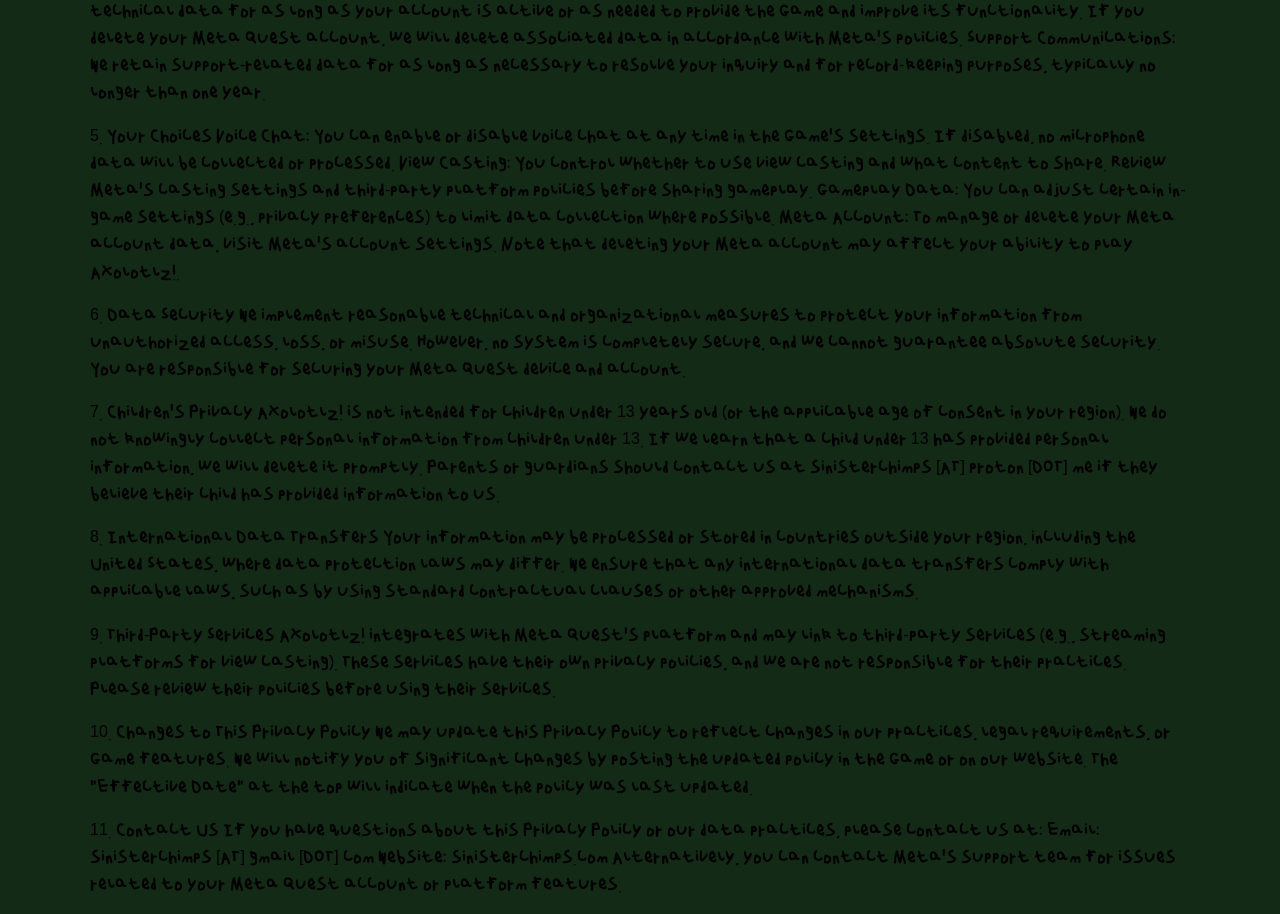
<file: privacy/axoprivacy.html>
<!DOCTYPE html>
<html lang="en">
<head>
  <meta charset="UTF-8" />
  <meta name="viewport" content="width=device-width, initial-scale=1.0" />
  <title>Privacy Policy - Sinister Chimps Studios</title>
  <link rel="preload" href="../JcFont-Regular.ttf" as="font" type="font/ttf" crossorigin />
  <link rel="stylesheet" href="axoprivacy.css" />
</head>
<body>
  <header>
    <h1>Privacy Policy for Axolotlz!</h1>
    <a class="button back-link" href="../index.html">Back</a>
    <div class="container">
        <p>Effective Date: February 7, 2026

Thank you for playing Axolotlz!, a virtual reality game developed by lioshow.

This Privacy Policy explains how we collect, use, disclose, and protect your personal information when you use Axolotlz! on the Meta Quest platform. By playing the Game, you agree to the practices described in this Privacy Policy. If you do not agree, please do not use the Game.

<p></p>1. Information We Collect
We may collect the following types of information when you use Axolotlz!:

a. Information Provided by Meta
When you access Axolotlz! through your Meta Quest device, Meta may share certain information with us, such as:

Meta Account Information: Your Meta user ID, username, or display name associated with your Meta Quest account.
Device Information: Information about your Meta Quest device, such as device type, operating system, and hardware specifications.
This information is provided in accordance with Meta's Platform Policies and is used to enable gameplay and connect you with other players.

b. In-Game Voice Chat
Axolotlz! includes an optional in-game voice chat feature that allows players to communicate using their Meta Quest microphone.

If you enable voice chat:

Voice Data: We may collect and process audio data from your microphone during voice chat sessions to facilitate real-time communication with other players.
Temporary Processing: Voice data is processed in real time to enable communication and is not stored by us after the session ends, except as described below under "Moderation and Safety."
Opt-In Feature: Voice chat is disabled by default and must be manually enabled by you. You can disable it at any time in the Game's settings.
c. View Casting Features
Axolotlz! supports Meta Quest's view casting feature, which allows you to share your gameplay (including visuals and audio) to other devices, such as a TV, computer, or mobile device, or to online platforms.

Gameplay Data: When you use view casting, we may collect metadata about the casting session, such as the duration of the cast and the platform or device to which the gameplay is cast.
Shared Content: Any content you choose to share via view casting (e.g., gameplay footage or audio) may include your in-game actions, voice chat (if enabled), or other identifiable information. We do not control how this content is shared or stored on third-party platforms (e.g., streaming services).
Opt-In Feature: View casting is optional and must be initiated by you through the Meta Quest system. You are responsible for ensuring that shared content complies with Meta's Community Standards and this Privacy Policy.
d. Gameplay and Technical Data
We may collect information related to your interactions with Axolotlz!, including:

Gameplay Data: In-game actions, progress, achievements, scores, and preferences (e.g., settings or customizations).
Technical Data: IP address, session information, crash reports, performance data, and other diagnostic information to improve the Game's functionality.
e. User-Provided Information
If you contact us directly (e.g., for customer support), we may collect:

Contact Information: Your email address, username, or other details you provide.
Support Communications: Any information you share in support requests, such as feedback or bug reports.

<p></p>2. How We Use Your Information
We use the information we collect for the following purposes:

To Provide and Improve the Game: To enable gameplay, process in-game actions, deliver updates, and improve the Game's performance and user experience.
To Facilitate Voice Chat: To transmit real-time audio during voice chat sessions, ensuring seamless communication between players.
To Support View Casting: To enable gameplay sharing through Meta Quest's casting features and collect metadata to optimize this functionality.
For Moderation and Safety: To monitor voice chat and other interactions for compliance with our Terms of Service and Meta's Community Standards, including detecting and addressing abusive or inappropriate behavior.
For Technical Support: To respond to your inquiries, troubleshoot issues, and provide customer support.
For Analytics: To analyze gameplay trends and technical performance to enhance the Game and develop new features.
To Comply with Legal Obligations: To meet legal or regulatory requirements, such as responding to law enforcement requests.

<p></p>3. How We Share Your Information
We may share your information as follows:

With Meta: We share certain data (e.g., user ID, gameplay data) with Meta to enable Game functionality, comply with Meta's Platform Policies, and support features like view casting.
With Service Providers: We may share information with third-party service providers who assist with hosting, analytics, or moderation services. These providers are contractually obligated to protect your information and use it only for the services they provide to us.
For Moderation and Safety: If voice chat or other interactions violate our Terms of Service or Meta's Community Standards, we may share relevant data (e.g., audio clips or user IDs) with Meta or law enforcement as required.
With Your Consent: If you use view casting to share gameplay on third-party platforms (e.g., streaming services), you are responsible for any information shared publicly. We do not control how third parties use or store this content.
In Legal Circumstances: We may disclose information to comply with legal obligations, protect our rights, or respond to legal processes (e.g., subpoenas or court orders).
<p></p>4. Data Retention
Voice Chat Data: Voice chat audio is processed in real time and not stored after the session ends, except for temporary storage for moderation purposes (e.g., investigating reported violations). Moderation-related data is retained only as long as necessary to address the issue, typically no longer than 30 days.
Gameplay and Technical Data: We retain gameplay and technical data for as long as your account is active or as needed to provide the Game and improve its functionality. If you delete your Meta Quest account, we will delete associated data in accordance with Meta's policies.
Support Communications: We retain support-related data for as long as necessary to resolve your inquiry and for record-keeping purposes, typically no longer than one year.
<p></p>5. Your Choices
Voice Chat: You can enable or disable voice chat at any time in the Game's settings. If disabled, no microphone data will be collected or processed.
View Casting: You control whether to use view casting and what content to share. Review Meta's casting settings and third-party platform policies before sharing gameplay.
Gameplay Data: You can adjust certain in-game settings (e.g., privacy preferences) to limit data collection where possible.
Meta Account: To manage or delete your Meta account data, visit Meta's account settings. Note that deleting your Meta account may affect your ability to play Axolotlz!.
<p></p>6. Data Security
We implement reasonable technical and organizational measures to protect your information from unauthorized access, loss, or misuse. However, no system is completely secure, and we cannot guarantee absolute security. You are responsible for securing your Meta Quest device and account.

<p></p>7. Children's Privacy
Axolotlz! is not intended for children under 13 years old (or the applicable age of consent in your region). We do not knowingly collect personal information from children under 13. If we learn that a child under 13 has provided personal information, we will delete it promptly. Parents or guardians should contact us at sinisterchimps [AT] proton [DOT] me if they believe their child has provided information to us.

<p></p>8. International Data Transfers
Your information may be processed or stored in countries outside your region, including the United States, where data protection laws may differ. We ensure that any international data transfers comply with applicable laws, such as by using standard contractual clauses or other approved mechanisms.

<p></p>9. Third-Party Services
Axolotlz! integrates with Meta Quest's platform and may link to third-party services (e.g., streaming platforms for view casting). These services have their own privacy policies, and we are not responsible for their practices. Please review their policies before using their services.

<p></p>10. Changes to This Privacy Policy
We may update this Privacy Policy to reflect changes in our practices, legal requirements, or Game features. We will notify you of significant changes by posting the updated policy in the Game or on our website. The "Effective Date" at the top will indicate when the policy was last updated.

<p></p>11. Contact Us
If you have questions about this Privacy Policy or our data practices, please contact us at:

Email: sinisterchimps [AT] gmail [DOT] com
Website: sinisterchimps.com

Alternatively, you can contact Meta's support team for issues related to your Meta Quest account or platform features.</p>
      </div>
  </header>
</body>
</html>
</file>
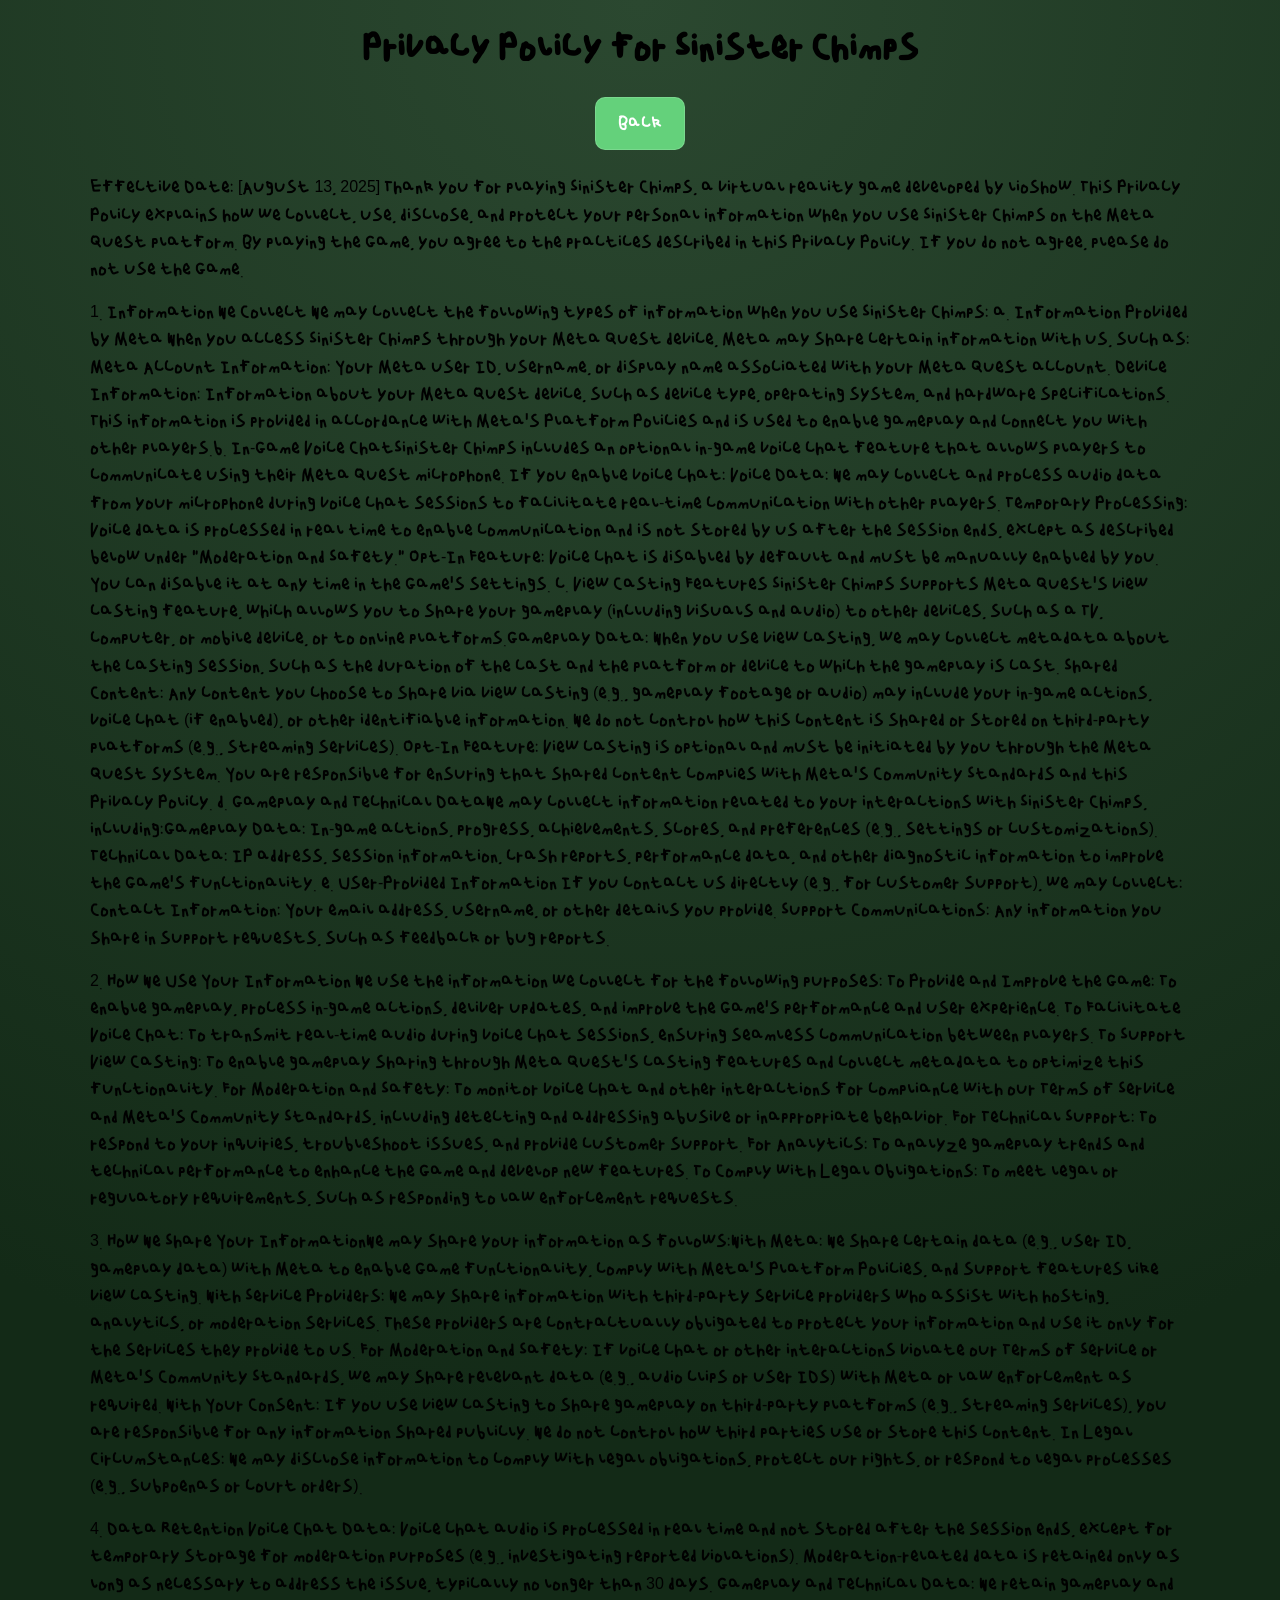
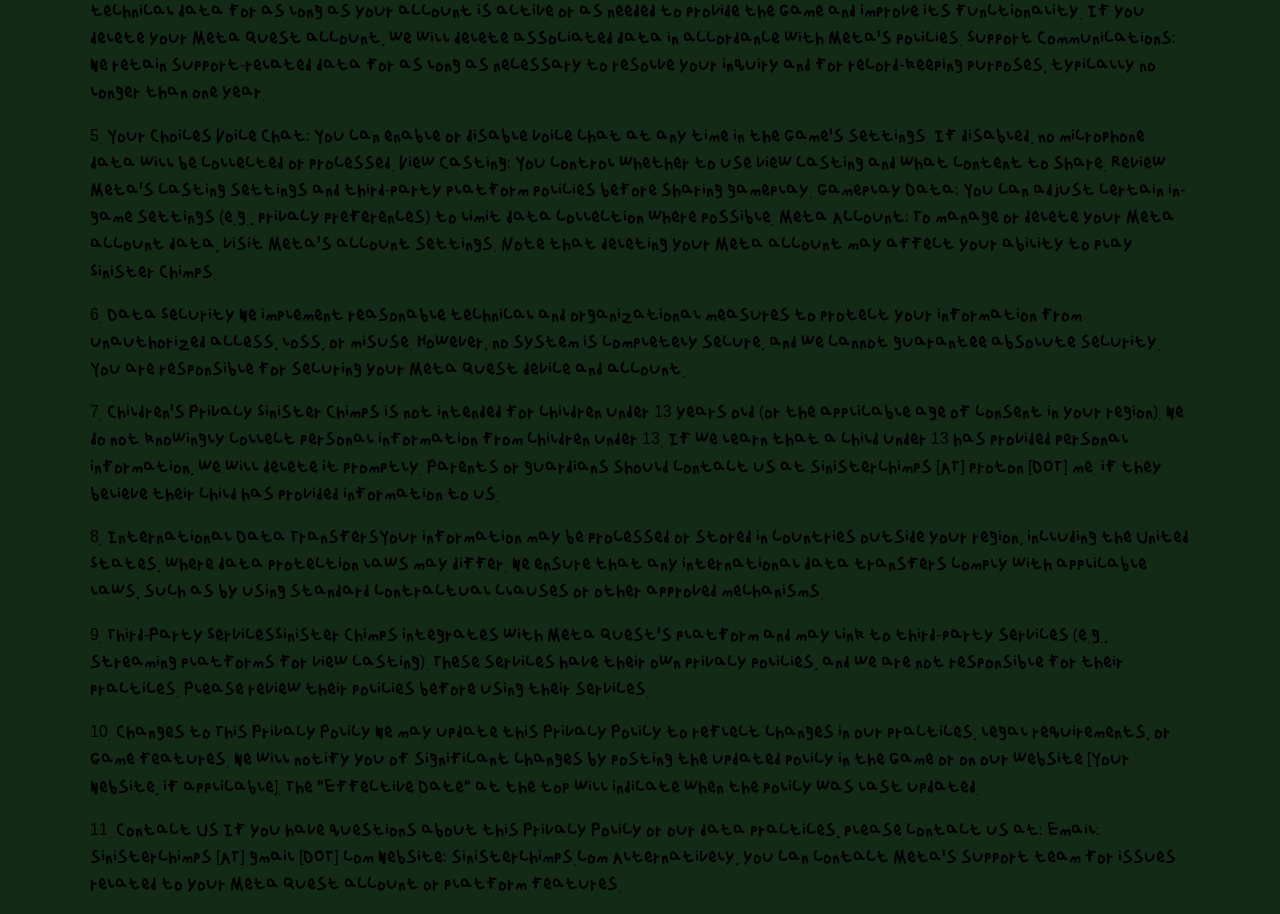
<file: privacy/scprivacy.html>
<!DOCTYPE html>
<html lang="en">
<head>
  <meta charset="UTF-8" />
  <meta name="viewport" content="width=device-width, initial-scale=1.0" />
  <title>Privacy Policy - Sinister Chimps Studios</title>
  <link rel="preload" href="../JcFont-Regular.ttf" as="font" type="font/ttf" crossorigin />
  <link rel="stylesheet" href="scprivacy.css" />
</head>
<body>
  <header>
    <h1>Privacy Policy for Sinister Chimps</h1>
    <a class="button back-link" href="../index.html">Back</a>
    <div class="container">
      <p>Effective Date: [August 13, 2025] 
Thank you for playing Sinister Chimps, a virtual reality game developed by lioshow.
This Privacy Policy explains how we collect, use, disclose, and protect your personal information when you use Sinister Chimps on the Meta Quest platform. By playing the Game, you agree to the practices described in this Privacy Policy. If you do not agree, please do not use the Game.


  </p><p>1. Information We Collect
We may collect the following types of information when you use Sinister Chimps:
a. Information Provided by Meta
When you access Sinister Chimps through your Meta Quest device, Meta may share certain information with us, such as:
Meta Account Information:
Your Meta user ID, username, or display name associated with your Meta Quest account.
Device Information:
Information about your Meta Quest device, such as device type, operating system, and hardware specifications.

This information is provided in accordance with Meta’s Platform Policies and is used to enable gameplay and connect you with other players.b. In-Game Voice ChatSinister Chimps includes an optional in-game voice chat feature that allows players to communicate using their Meta Quest microphone.
If you enable voice chat:
Voice Data:
We may collect and process audio data from your microphone during voice chat sessions to facilitate real-time communication with other players.
Temporary Processing:
Voice data is processed in real time to enable communication and is not stored by us after the session ends, except as described below under “Moderation and Safety.”
Opt-In Feature:
Voice chat is disabled by default and must be manually enabled by you. You can disable it at any time in the Game’s settings.
c. View Casting Features
Sinister Chimps supports Meta Quest’s view casting feature, which allows you to share your gameplay (including visuals and audio) to other devices, such as a TV, computer, or mobile device, or to online platforms.Gameplay Data: When you use view casting, we may collect metadata about the casting session, such as the duration of the cast and the platform or device to which the gameplay is cast. Shared Content:
Any content you choose to share via view casting (e.g., gameplay footage or audio) may include your in-game actions, voice chat (if enabled), or other identifiable information. We do not control how this content is shared or stored on third-party platforms (e.g., streaming services). Opt-In Feature:
View casting is optional and must be initiated by you through the Meta Quest system. You are responsible for ensuring that shared content complies with Meta’s Community Standards and this Privacy Policy.
d. Gameplay and Technical DataWe may collect information related to your interactions with Sinister Chimps, including:Gameplay Data: In-game actions, progress, achievements, scores, and preferences (e.g., settings or customizations). Technical Data: IP address, session information, crash reports, performance data, and other diagnostic information to improve the Game’s functionality.
e. User-Provided Information
If you contact us directly (e.g., for customer support), we may collect:
Contact Information: Your email address, username, or other details you provide.
Support Communications: Any information you share in support requests, such as feedback or bug reports.



  </p><p>2. How We Use Your Information
We use the information we collect for the following purposes:
To Provide and Improve the Game: To enable gameplay, process in-game actions, deliver updates, and improve the Game’s performance and user experience.
To Facilitate Voice Chat: To transmit real-time audio during voice chat sessions, ensuring seamless communication between players.
To Support View Casting: To enable gameplay sharing through Meta Quest’s casting features and collect metadata to optimize this functionality.
For Moderation and Safety: To monitor voice chat and other interactions for compliance with our Terms of Service and Meta’s Community Standards, including detecting and addressing abusive or inappropriate behavior.
For Technical Support: To respond to your inquiries, troubleshoot issues, and provide customer support.
For Analytics: To analyze gameplay trends and technical performance to enhance the Game and develop new features.
To Comply with Legal Obligations: To meet legal or regulatory requirements, such as responding to law enforcement requests.



  </p><p>3. How We Share Your InformationWe may share your information as follows:With Meta: We share certain data (e.g., user ID, gameplay data) with Meta to enable Game functionality, comply with Meta’s Platform Policies, and support features like view casting.
With Service Providers: We may share information with third-party service providers who assist with hosting, analytics, or moderation services. These providers are contractually obligated to protect your information and use it only for the services they provide to us.
For Moderation and Safety: If voice chat or other interactions violate our Terms of Service or Meta’s Community Standards, we may share relevant data (e.g., audio clips or user IDs) with Meta or law enforcement as required.
With Your Consent: If you use view casting to share gameplay on third-party platforms (e.g., streaming services), you are responsible for any information shared publicly. We do not control how third parties use or store this content.
In Legal Circumstances: We may disclose information to comply with legal obligations, protect our rights, or respond to legal processes (e.g., subpoenas or court orders).



  </p><p>4. Data Retention
Voice Chat Data: Voice chat audio is processed in real time and not stored after the session ends, except for temporary storage for moderation purposes (e.g., investigating reported violations). Moderation-related data is retained only as long as necessary to address the issue, typically no longer than 30 days. Gameplay and Technical Data: We retain gameplay and technical data for as long as your account is active or as needed to provide the Game and improve its functionality. If you delete your Meta Quest account, we will delete associated data in accordance with Meta’s policies. Support Communications: We retain support-related data for as long as necessary to resolve your inquiry and for record-keeping purposes, typically no longer than one year.


  </p><p>5. Your Choices
Voice Chat: You can enable or disable voice chat at any time in the Game’s settings. If disabled, no microphone data will be collected or processed.
View Casting: You control whether to use view casting and what content to share. Review Meta’s casting settings and third-party platform policies before sharing gameplay.
Gameplay Data: You can adjust certain in-game settings (e.g., privacy preferences) to limit data collection where possible.
Meta Account: To manage or delete your Meta account data, visit Meta’s account settings. Note that deleting your Meta account may affect your ability to play Sinister Chimps.



  </p><p>6. Data Security
We implement reasonable technical and organizational measures to protect your information from unauthorized access, loss, or misuse. However, no system is completely secure, and we cannot guarantee absolute security. You are responsible for securing your Meta Quest device and account.


  </p><p>7. Children’s Privacy
Sinister Chimps is not intended for children under 13 years old (or the applicable age of consent in your region). We do not knowingly collect personal information from children under 13. If we learn that a child under 13 has provided personal information, we will delete it promptly. Parents or guardians should contact us at sinisterchimps [AT] proton [DOT] me. if they believe their child has provided information to us.


  </p><p>8. International Data TransfersYour information may be processed or stored in countries outside your region, including the United States, where data protection laws may differ. We ensure that any international data transfers comply with applicable laws, such as by using standard contractual clauses or other approved mechanisms.


    </p><p>9. Third-Party ServicesSinister Chimps integrates with Meta Quest’s platform and may link to third-party services (e.g., streaming platforms for view casting). These services have their own privacy policies, and we are not responsible for their practices.
Please review their policies before using their services.


  </p><p>10. Changes to This Privacy Policy
We may update this Privacy Policy to reflect changes in our practices, legal requirements, or Game features. We will notify you of significant changes by posting the updated policy in the Game or on our website [Your Website, if applicable]. The “Effective Date” at the top will indicate when the policy was last updated.


  </p><p>11. Contact Us
If you have questions about this Privacy Policy or our data practices, please contact us at:
Email: sinisterchimps [AT] gmail [DOT] com
Website: sinisterchimps.com

Alternatively, you can contact Meta’s support team for issues related to your Meta Quest account or platform features.</p>
      </div>
  </header>
</body>
</html>
</file>
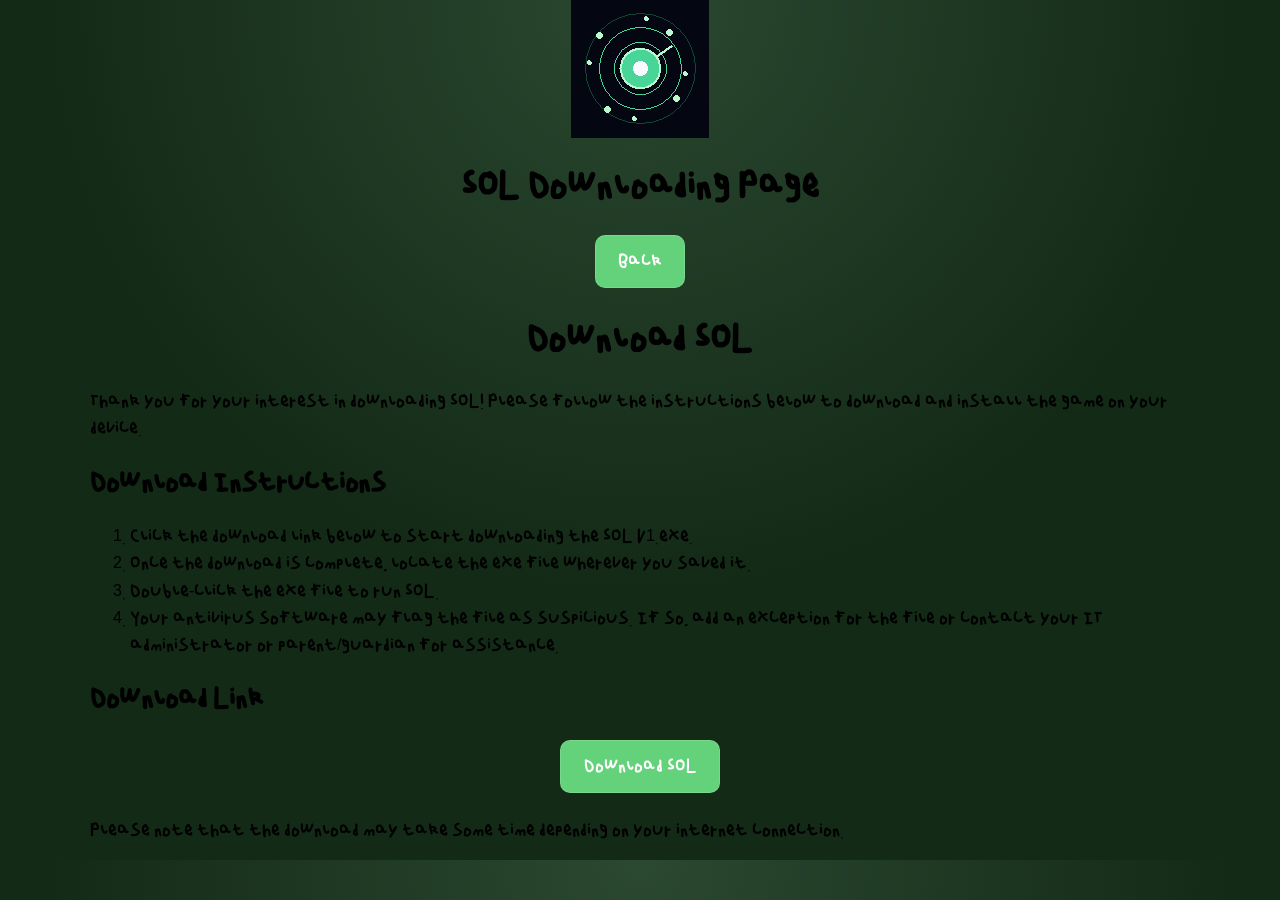
<file: sol/sol.html>
<!DOCTYPE html>
<html lang="en">
<head>
  <meta charset="UTF-8" />
  <meta name="viewport" content="width=device-width, initial-scale=1.0" />
  <title>SOL Downloading Page - Sinister Chimps Studios</title>
  <link rel="preload" href="../JcFont-Regular.ttf" as="font" type="font/ttf" crossorigin />
  <link rel="stylesheet" href="sol.css" />
</head>
<body>
  <header>
    <img class="sol-logo" src="../SOL LOGO.png" alt="SOL logo" />
    <h1>SOL Downloading Page</h1>
    <a class="button back-link" href="../index.html">Back</a>
    <div class="container">
     <h1>Download SOL</h1>
     <p>Thank you for your interest in downloading SOL! Please follow the instructions below to download and install the game on your device.</p>
     <h2>Download Instructions</h2>
        <ol>
            <li>Click the download link below to start downloading the SOL V1.exe.</li>
            <li>Once the download is complete, locate the exe file wherever you saved it.</li>
            <li>Double-click the exe file to run SOL.</li>
            <li>Your antivirus software may flag the file as suspicious. If so, add an exception for the file or contact your IT administrator or parent/guardian for assistance.</li>
        </ol>
        <h2>Download Link</h2>
        <p><a class="button" href="../SOL%20V1.exe" download="SOL V1.exe">Download SOL</a></p>
        <p>Please note that the download may take some time depending on your internet connection.</p>
    </div>
  </header>
      </body>
      </html>
</file>
<file: styles.css>
:root {
  --bg: #0b1b0f;
  --surface: #122615;
  --text: #ffffff;
  --muted: #b7c4a5;
  --accent: #64d17b;
  --accent-soft: rgba(100, 209, 123, 0.16);
  --leaf: #2c5a2d;
  --leaf-dark: #152b17;
}

@font-face {
  font-family: 'JcFont';
  src: url('JcFont-Regular.ttf') format('truetype');
  font-weight: 400;
  font-style: normal;
  font-display: swap;
}

* {
  box-sizing: border-box;
}

body {
  margin: 0;
  font-family: 'JcFont', Inter, system-ui, -apple-system, BlinkMacSystemFont, "Segoe UI", sans-serif;
  background: radial-gradient(circle at top, #203826 0%, var(--bg) 55%);
  color: var(--text);
  line-height: 1.7;
}

img {
  max-width: 100%;
  display: block;
}

.container {
  width: min(1100px, calc(100% - 2rem));
  margin: 0 auto;
}

.site-header {
  position: sticky;
  top: 0;
  background: rgba(17, 19, 26, 0.92);
  backdrop-filter: blur(16px);
  border-bottom: 1px solid rgba(255, 255, 255, 0.04);
  z-index: 10;
}

.header-inner {
  display: flex;
  align-items: center;
  justify-content: space-between;
  gap: 1rem;
  padding: 1rem 0;
}

.brand {
  color: var(--text);
  text-decoration: none;
  font-weight: 700;
  letter-spacing: 0.05em;
  display: inline-flex;
  align-items: center;
  gap: 0.85rem;
}

.site-logo {
  display: block;
  width: 44px;
  height: auto;
  object-fit: contain;
}

.hero-logo {
  margin: 0 auto 1.5rem;
  width: min(180px, 100%);
}

.hero-logo img {
  width: 100%;
  height: auto;
  display: block;
}

.script-warning {
  background: #a43333;
  color: #fff;
  text-align: center;
  padding: 0.85rem 1rem;
  font-weight: 700;
  letter-spacing: 0.02em;
}

.script-warning.hidden {
  display: none;
}

.site-nav {
  display: flex;
  gap: 1.25rem;
  flex-wrap: wrap;
}

.site-nav a {
  color: var(--muted);
  text-decoration: none;
  transition: color 0.2s ease;
}

.site-nav a:hover {
  color: var(--text);
}

.menu-toggle {
  display: none;
  border: none;
  background: transparent;
  color: var(--text);
  font-size: 1.5rem;
  cursor: pointer;
}

.section {
  padding: 5rem 0;
}

.hero {
  min-height: calc(100vh - 96px);
  display: grid;
  place-items: center;
  position: relative;
  overflow: hidden;
}

.hero::before {
  content: "";
  position: absolute;
  inset: 0;
  background: radial-gradient(circle at 20% 20%, rgba(100, 209, 123, 0.17), transparent 20%),
              radial-gradient(circle at 80% 10%, rgba(167, 221, 150, 0.12), transparent 18%),
              radial-gradient(circle at 50% 90%, rgba(33, 61, 30, 0.32), transparent 28%);
  pointer-events: none;
}

.hero-content {
  position: relative;
  text-align: center;
  max-width: 720px;
}

.hero-content h1 {
  font-size: clamp(2.75rem, 5vw, 4.5rem);
  margin: 0 0 1rem;
}

.hero-content p {
  color: var(--muted);
  font-size: 1.05rem;
  margin: 0 0 2rem;
}

.button-group {
  display: inline-flex;
  gap: 0.75rem;
  flex-wrap: wrap;
  justify-content: center;
}

.button {
  display: inline-flex;
  align-items: center;
  gap: 0.5rem;
  padding: 0.95rem 1.8rem;
  background: var(--accent);
  color: #fff;
  border: 1px solid rgba(255, 255, 255, 0.14);
  border-radius: 10px;
  text-decoration: none;
  transition: transform 0.2s ease, background 0.2s ease;
}

.button:hover {
  transform: translateY(-2px);
  background: #2bcf75;
}

.button.secondary {
  background: rgba(255, 255, 255, 0.08);
  color: var(--text);
}

.button.secondary:hover {
  background: rgba(255, 255, 255, 0.14);
}

.modal-overlay {
  position: fixed;
  inset: 0;
  background: rgba(7, 14, 7, 0.75);
  display: none;
  align-items: center;
  justify-content: center;
  padding: 1.5rem;
  z-index: 20;
}

.modal-overlay.active {
  display: flex;
}

.modal-panel {
  width: min(540px, 100%);
  background: rgba(18, 34, 18, 0.98);
  border: 1px solid rgba(255, 255, 255, 0.08);
  border-radius: 24px;
  padding: 2rem;
  box-shadow: 0 24px 80px rgba(0, 0, 0, 0.35);
}

.modal-close {
  border: none;
  background: transparent;
  color: var(--text);
  font-size: 1.6rem;
  position: absolute;
  top: 1rem;
  right: 1rem;
  cursor: pointer;
}

.modal-panel h2 {
  margin-top: 0;
}

.modal-panel label {
  display: block;
  margin-bottom: 1rem;
  color: var(--text);
  font-weight: 500;
}

.modal-panel input,
.modal-panel textarea {
  width: 100%;
  border: 1px solid rgba(255, 255, 255, 0.12);
  border-radius: 14px;
  padding: 0.9rem 1rem;
  margin-top: 0.5rem;
  background: rgba(255, 255, 255, 0.05);
  color: var(--text);
}

.modal-panel input[type="file"] {
  padding: 0.4rem 0.3rem;
}

.modal-panel textarea {
  resize: vertical;
}

.attachment-list {
  color: var(--muted);
  font-size: 0.95rem;
  margin: 0 0 1rem;
}

.modal-actions {
  display: flex;
  gap: 0.85rem;
  flex-wrap: wrap;
  justify-content: flex-end;
}

.feature-grid {
  background: linear-gradient(180deg, rgba(18, 38, 22, 0.96), rgba(11, 27, 15, 0.98));
}

.feature-grid h2,
.section h2 {
  margin-top: 0;
  font-size: 2.4rem;
}

.sol-banner {
  display: flex;
  align-items: center;
  gap: 1rem;
  background: rgba(255, 255, 255, 0.08);
  border: 1px solid rgba(119, 248, 208, 0.24);
  border-radius: 22px;
  padding: 1.25rem 1.5rem;
  margin: 1.5rem 0;
  box-shadow: 0 0 40px rgba(119, 248, 208, 0.16);
}

.sol-logo-wrap {
  display: inline-flex;
  align-items: center;
  justify-content: center;
  width: auto;
  height: auto;
  min-width: 130px;
  min-height: 130px;
  padding: 8px;
  border-radius: 28px;
  background: radial-gradient(circle at center, rgba(119, 248, 208, 0.18), rgba(119, 248, 208, 0.08) 45%, transparent 70%);
  box-shadow: 0 0 32px rgba(119, 248, 208, 0.18);
}

.sol-logo {
  max-width: 100%;
  max-height: 100%;
  width: auto;
  height: auto;
  display: block;
  mix-blend-mode: lighten;
  filter: drop-shadow(0 0 16px rgba(119, 248, 208, 0.45));
}

.sol-copy {
  display: flex;
  flex-direction: column;
  gap: 0.35rem;
}

.sol-headline {
  margin: 0;
  font-size: 2.2rem;
  text-transform: uppercase;
  letter-spacing: 0.2em;
}

.sol-headline .game-link {
  color: #fff;
  text-decoration: none;
  transition: color 0.2s ease;
}

.sol-headline .game-link:hover {
  color: #8ac8ff;
}

.sol-subtitle {
  margin: 0;
  color: var(--accent);
  font-size: 1rem;
  letter-spacing: 0.3em;
}

.feature-cards {
  display: grid;
  gap: 1.5rem;
  grid-template-columns: repeat(auto-fit, minmax(220px, 1fr));
  margin-top: 2rem;
}

.card {
  background: rgba(76, 120, 61, 0.18);
  border: 1px solid rgba(144, 194, 110, 0.15);
  border-radius: 24px;
  padding: 1.75rem;
}

.card h3 {
  margin-top: 0;
}

.card h3 .game-link {
  color: #b7c4c0;
  text-decoration: none;
  transition: color 0.2s ease;
}

.card h3 .game-link:hover {
  color: #8ac8ff;
}

.card p {
  color: var(--muted);
  margin: 0.75rem 0 0;
}

.fandom-section {
  background: linear-gradient(180deg, rgba(18, 38, 22, 0.96), rgba(11, 27, 15, 0.98));
}

.fandom-form {
  background: rgba(76, 120, 61, 0.16);
  border: 1px solid rgba(144, 194, 110, 0.16);
  border-radius: 24px;
  padding: 1.5rem;
}

.form-grid {
  display: grid;
  gap: 1rem;
  grid-template-columns: repeat(auto-fit, minmax(220px, 1fr));
  margin-bottom: 1rem;
}

.fandom-form label {
  display: block;
  color: var(--text);
  font-weight: 600;
}

.fandom-form span {
  display: block;
  margin-bottom: 0.35rem;
}

.fandom-form input,
.fandom-form textarea {
  width: 100%;
  border: 1px solid rgba(255, 255, 255, 0.12);
  border-radius: 14px;
  padding: 0.9rem 1rem;
  background: rgba(255, 255, 255, 0.05);
  color: var(--text);
}

.fandom-form textarea {
  resize: vertical;
}

.fandom-posts {
  display: grid;
  gap: 1rem;
  margin-top: 1.5rem;
}

.fandom-post {
  background: rgba(255, 255, 255, 0.05);
  border: 1px solid rgba(255, 255, 255, 0.08);
  border-radius: 20px;
  padding: 1.25rem;
}

.fandom-post h3 {
  margin: 0 0 0.5rem;
}

.fandom-post p {
  color: var(--muted);
  margin: 0 0 0.75rem;
}

.fandom-post img {
  width: 100%;
  max-height: 260px;
  object-fit: cover;
  border-radius: 16px;
  margin-top: 0.5rem;
}

.fandom-post a {
  color: #8ac8ff;
  text-decoration: none;
}

.fandom-post a:hover {
  text-decoration: underline;
}

.contact-section {
  text-align: center;
}

.contact-section p {
  color: var(--muted);
  max-width: 620px;
  margin: 1rem auto 2rem;
}

.site-footer {
  padding: 1.5rem 0;
  border-top: 1px solid rgba(255, 255, 255, 0.04);
}

.site-footer p {
  margin: 0;
  color: var(--muted);
  text-align: center;
}

@media (max-width: 720px) {
  .header-inner {
    flex-wrap: wrap;
    justify-content: space-between;
  }

  .menu-toggle {
    display: inline-flex;
  }

  .site-nav {
    width: 100%;
    flex-direction: column;
    align-items: flex-start;
    display: none;
  }

  .site-nav.active {
    display: flex;
  }

  .hero {
    min-height: calc(100vh - 128px);
  }
}
</file>
<file: privacy/axoprivacy.css>
@font-face {
	font-family: 'JcFont';
	src: url('../JcFont-Regular.ttf') format('truetype');
	font-weight: 400;
	font-style: normal;
	font-display: swap;
}

* {
	box-sizing: border-box;
}

body {
	margin: 0;
	font-family: 'JcFont', sans-serif;
	background: radial-gradient(circle at top, #2b4830 0%, #132a17 55%);
	color: #000;
	line-height: 1.7;
}

h1 {
	text-align: center;
}

.button {
	display: block;
	width: fit-content;
	margin: 0 auto 1.5rem;
	padding: 0.75rem 1.4rem;
	background: #64d17b;
	color: #fff;
	border: 1px solid rgba(255, 255, 255, 0.14);
	border-radius: 10px;
	text-decoration: none;
}

.button:hover {
	background: #2bcf75;
}

.container {
	width: min(1100px, calc(100% - 2rem));
	margin: 0 auto;
}
</file>
<file: privacy/scprivacy.css>
@font-face {
	font-family: 'JcFont';
	src: url('../JcFont-Regular.ttf') format('truetype');
	font-weight: 400;
	font-style: normal;
	font-display: swap;
}

* {
	box-sizing: border-box;
}

body {
	margin: 0;
	font-family: 'JcFont', sans-serif;
	background: radial-gradient(circle at top, #2b4830 0%, #132a17 55%);
	color: #000;
	line-height: 1.7;
}

h1 {
	text-align: center;
}

.button {
	display: block;
	width: fit-content;
	margin: 0 auto 1.5rem;
	padding: 0.75rem 1.4rem;
	background: #64d17b;
	color: #fff;
	border: 1px solid rgba(255, 255, 255, 0.14);
	border-radius: 10px;
	text-decoration: none;
}

.button:hover {
	background: #2bcf75;
}

.container {
	width: min(1100px, calc(100% - 2rem));
	margin: 0 auto;
}
</file>
<file: sol/sol.css>
@font-face {
	font-family: 'JcFont';
	src: url('../JcFont-Regular.ttf') format('truetype');
	font-weight: 400;
	font-style: normal;
	font-display: swap;
}

* {
	box-sizing: border-box;
}

body {
	margin: 0;
	font-family: 'JcFont', sans-serif;
	background: radial-gradient(circle at top, #2b4830 0%, #132a17 55%);
	color: #000;
	line-height: 1.7;
}

h1 {
	text-align: center;
}

.sol-logo {
	display: block;
	margin: 0 auto;
}

.button {
	display: block;
	width: fit-content;
	margin: 0 auto 1.5rem;
	padding: 0.75rem 1.4rem;
	background: #64d17b;
	color: #fff;
	border: 1px solid rgba(255, 255, 255, 0.14);
	border-radius: 10px;
	text-decoration: none;
}

.button:hover {
	background: #2bcf75;
}

.container {
	width: min(1100px, calc(100% - 2rem));
	margin: 0 auto;
}
</file>
